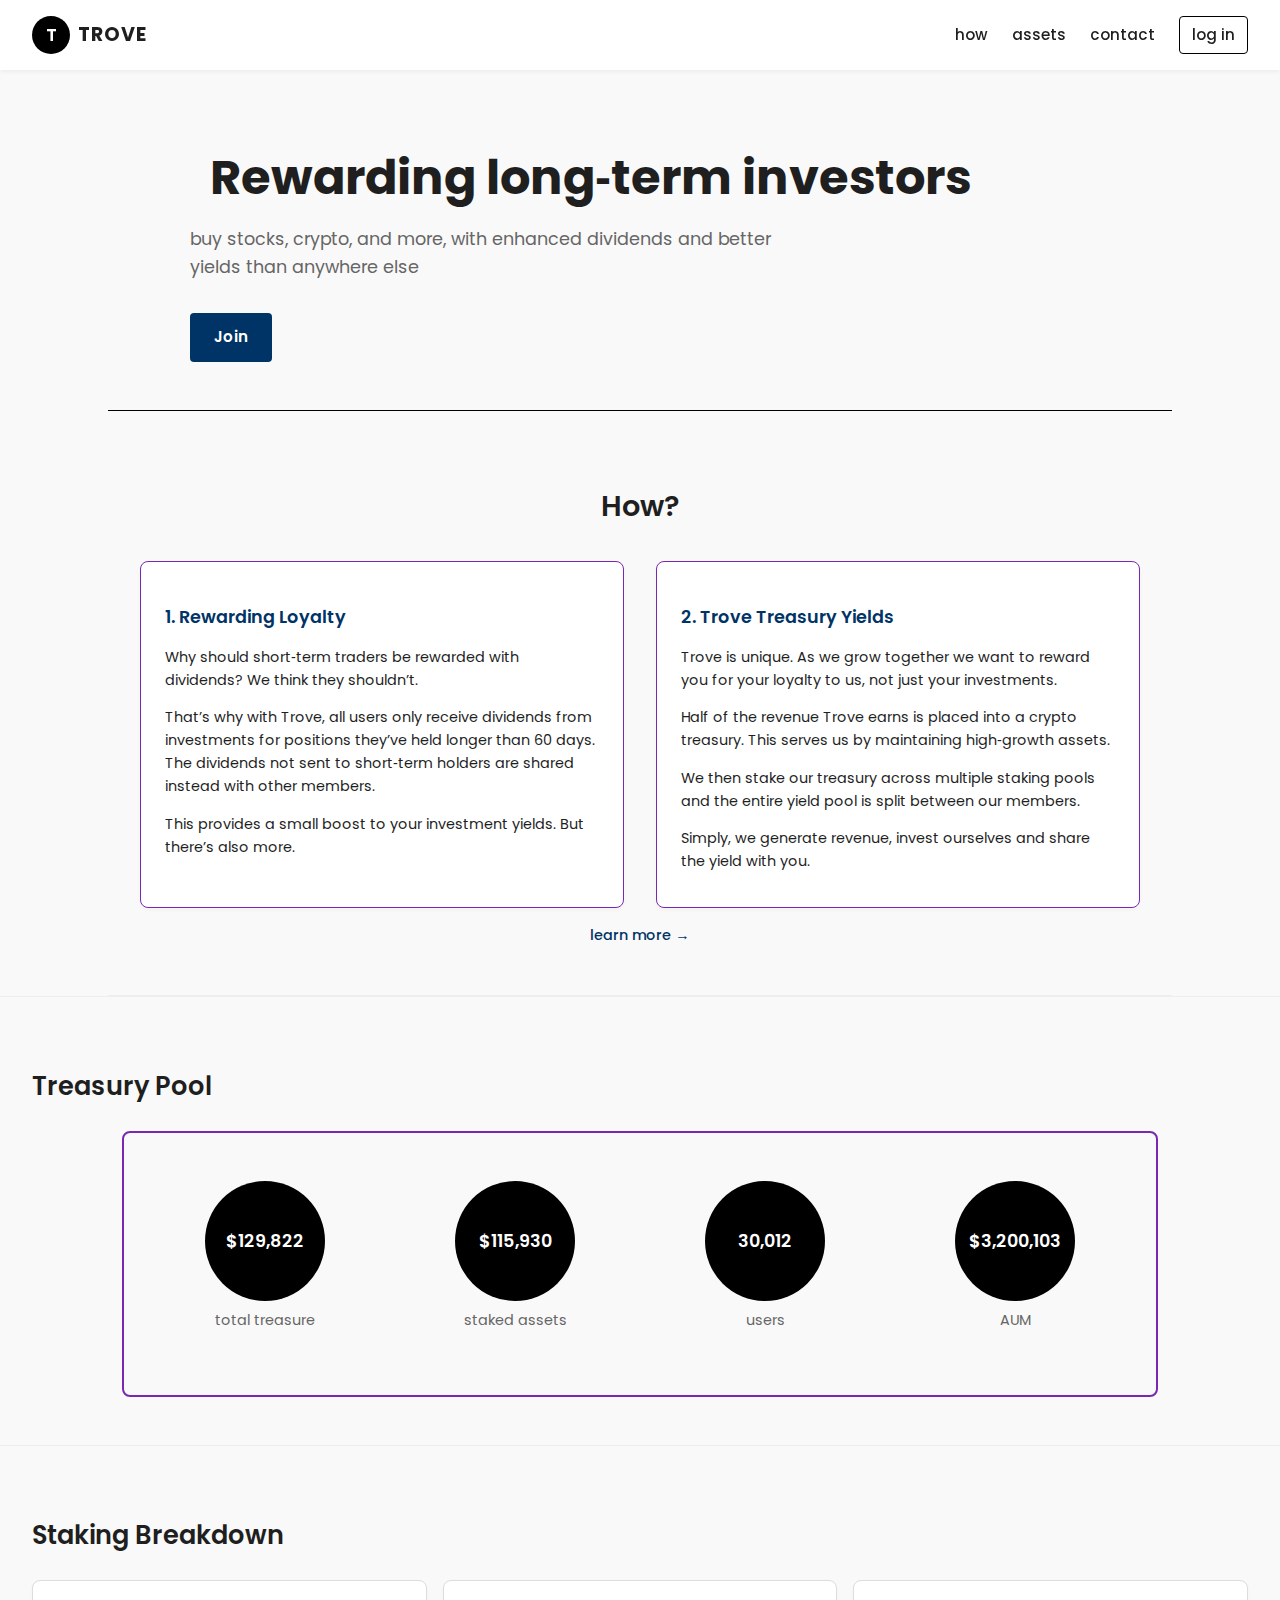
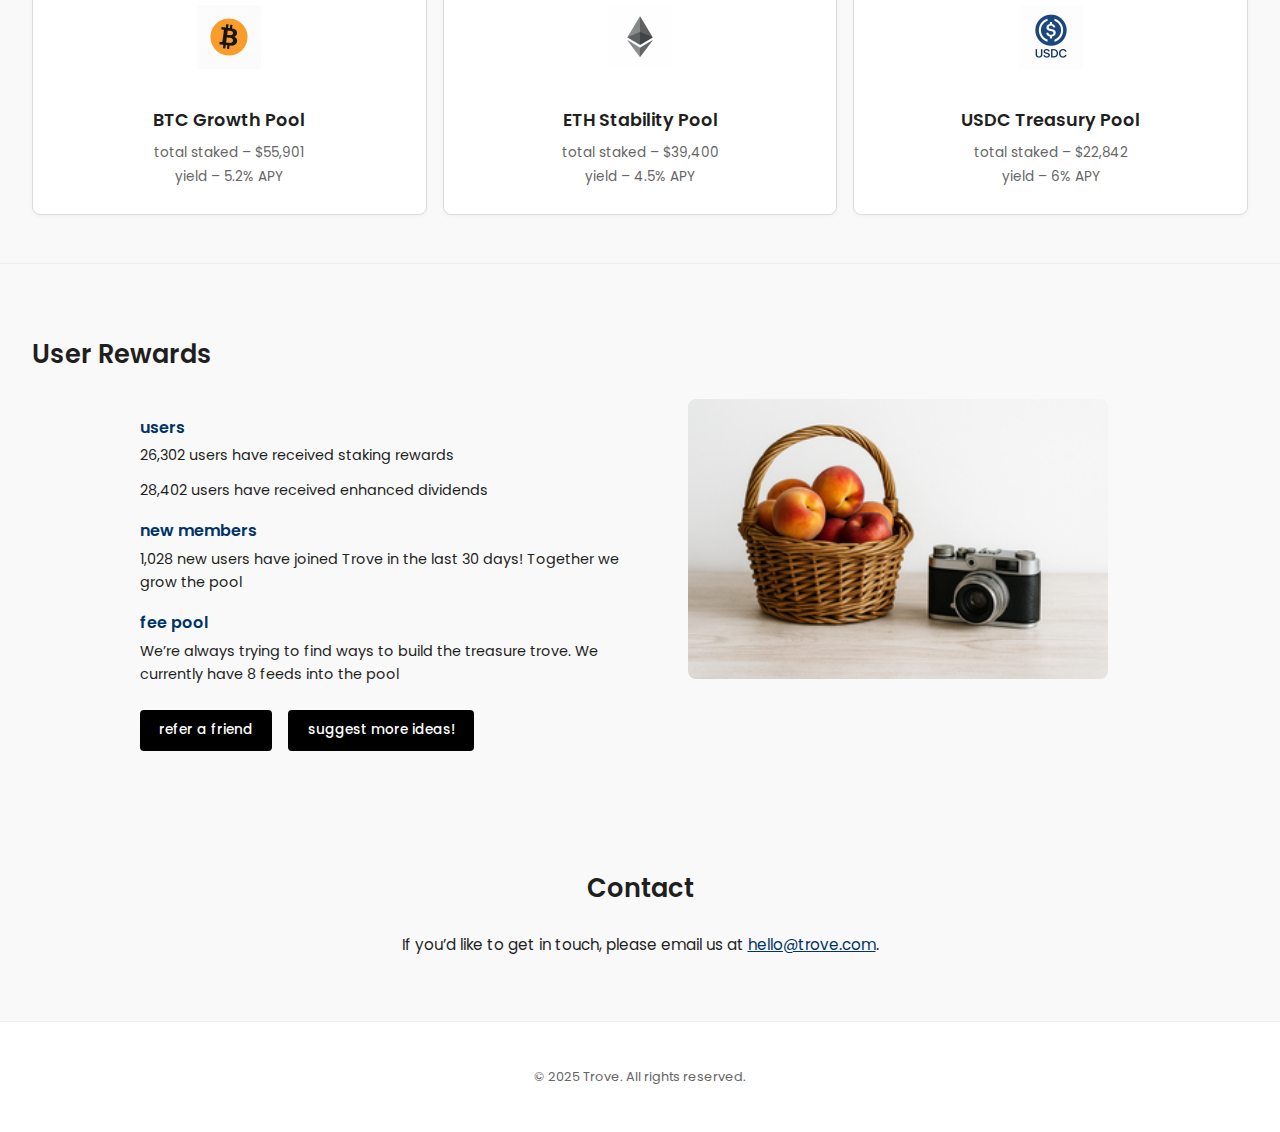
<file: index.html>
<!DOCTYPE html>
<html lang="en">
  <head>
    <meta charset="UTF-8" />
    <meta name="viewport" content="width=device-width, initial-scale=1.0" />
    <title>Trove</title>
    <!-- Use the same font and stylesheet as the previous design -->
    <link href="https://fonts.googleapis.com/css2?family=Poppins:wght@400;600;700&display=swap" rel="stylesheet" />
    <link rel="stylesheet" href="style.css" />
  </head>
  <body>
    <!-- Header with logo and navigation -->
    <header class="site-header">
      <div class="logo-container">
        <div class="logo-circle"><span>T</span></div>
        <span class="logo-text">TROVE</span>
      </div>
      <nav class="site-nav">
        <a href="#how">how</a>
        <a href="#assets">assets</a>
        <a href="#contact">contact</a>
        <a href="#" class="login-btn">log in</a>
      </nav>
    </header>

    <main>
      <!-- Hero section -->
      <section class="hero" id="home">
        <h1 class="hero-title">Rewarding long‑term investors</h1>
        <p class="hero-subtitle">buy stocks, crypto, and more, with enhanced dividends and better yields than anywhere else</p>
        <a href="signup.html" class="primary-btn">Join</a>
      </section>

      <!-- Brief “How” section describing Trove’s philosophy -->
      <section class="brief-how-section" id="how">
        <h2 class="brief-how-title">How?</h2>
        <div class="how-cards">
          <div class="how-card">
            <h3>1. Rewarding Loyalty</h3>
            <p>Why should short‑term traders be rewarded with dividends? We think they shouldn’t.</p>
            <p>That’s why with Trove, all users only receive dividends from investments for positions they’ve held longer than 60 days. The dividends not sent to short‑term holders are shared instead with other members.</p>
            <p>This provides a small boost to your investment yields. But there’s also more.</p>
          </div>
          <div class="how-card">
            <h3>2. Trove Treasury Yields</h3>
            <p>Trove is unique. As we grow together we want to reward you for your loyalty to us, not just your investments.</p>
            <p>Half of the revenue Trove earns is placed into a crypto treasury. This serves us by maintaining high‑growth assets.</p>
            <p>We then stake our treasury across multiple staking pools and the entire yield pool is split between our members.</p>
            <p>Simply, we generate revenue, invest ourselves and share the yield with you.</p>
          </div>
        </div>
        <div class="learn-more-link"><a href="how-it-works.html">learn more →</a></div>
      </section>

      <!-- Treasury pool section -->
      <section class="treasury-pool" id="treasury">
        <h2 class="section-heading">Treasury Pool</h2>
        <div class="pool-cards">
          <div class="pool-card">
            <div class="circle black"><span>$129,822</span></div>
            <p class="metric-label">total treasure</p>
          </div>
          <div class="pool-card">
            <div class="circle black"><span>$115,930</span></div>
            <p class="metric-label">staked assets</p>
          </div>
          <div class="pool-card">
            <div class="circle black"><span>30,012</span></div>
            <p class="metric-label">users</p>
          </div>
          <div class="pool-card">
            <div class="circle black"><span>$3,200,103</span></div>
            <p class="metric-label">AUM</p>
          </div>
        </div>
      </section>

      <!-- Staking breakdown section -->
      <section class="staking-breakdown" id="staking">
        <h2 class="section-heading">Staking Breakdown</h2>
        <div class="stake-cards">
          <div class="stake-card">
            <img src="bitcoin.png" alt="Bitcoin" />
            <h3>BTC Growth Pool</h3>
            <p>total staked – $55,901</p>
            <p>yield – 5.2% APY</p>
          </div>
          <div class="stake-card">
            <img src="ethereum.png" alt="Ethereum" />
            <h3>ETH Stability Pool</h3>
            <p>total staked – $39,400</p>
            <p>yield – 4.5% APY</p>
          </div>
          <div class="stake-card">
            <img src="usdc.png" alt="USDC" />
            <h3>USDC Treasury Pool</h3>
            <p>total staked – $22,842</p>
            <p>yield – 6% APY</p>
          </div>
        </div>
      </section>

      <!-- User rewards section -->
      <section class="user-rewards" id="assets">
        <h2 class="section-heading">User Rewards</h2>
        <div class="rewards-content">
          <div class="rewards-text">
            <h3>users</h3>
            <p>26,302 users have received staking rewards</p>
            <p>28,402 users have received enhanced dividends</p>
            <h3>new members</h3>
            <p>1,028 new users have joined Trove in the last 30 days! Together we grow the pool</p>
            <h3>fee pool</h3>
            <p>We’re always trying to find ways to build the treasure trove. We currently have 8 feeds into the pool</p>
            <div class="rewards-actions">
              <a href="#" class="secondary-btn">refer a friend</a>
              <a href="#" class="secondary-btn">suggest more ideas!</a>
            </div>
          </div>
          <div class="rewards-image">
            <img src="fruit-camera.png" alt="Fruit basket and camera" />
          </div>
        </div>
      </section>

      <!-- Contact section -->
      <section class="contact-section" id="contact">
        <h2 class="section-heading">Contact</h2>
        <p>If you’d like to get in touch, please email us at <a href="mailto:hello@trove.com">hello@trove.com</a>.</p>
      </section>
    </main>

    <footer class="site-footer">
      <p>&copy; 2025 Trove. All rights reserved.</p>
    </footer>

    <script src="script.js"></script>
  </body>
</html>
</file>
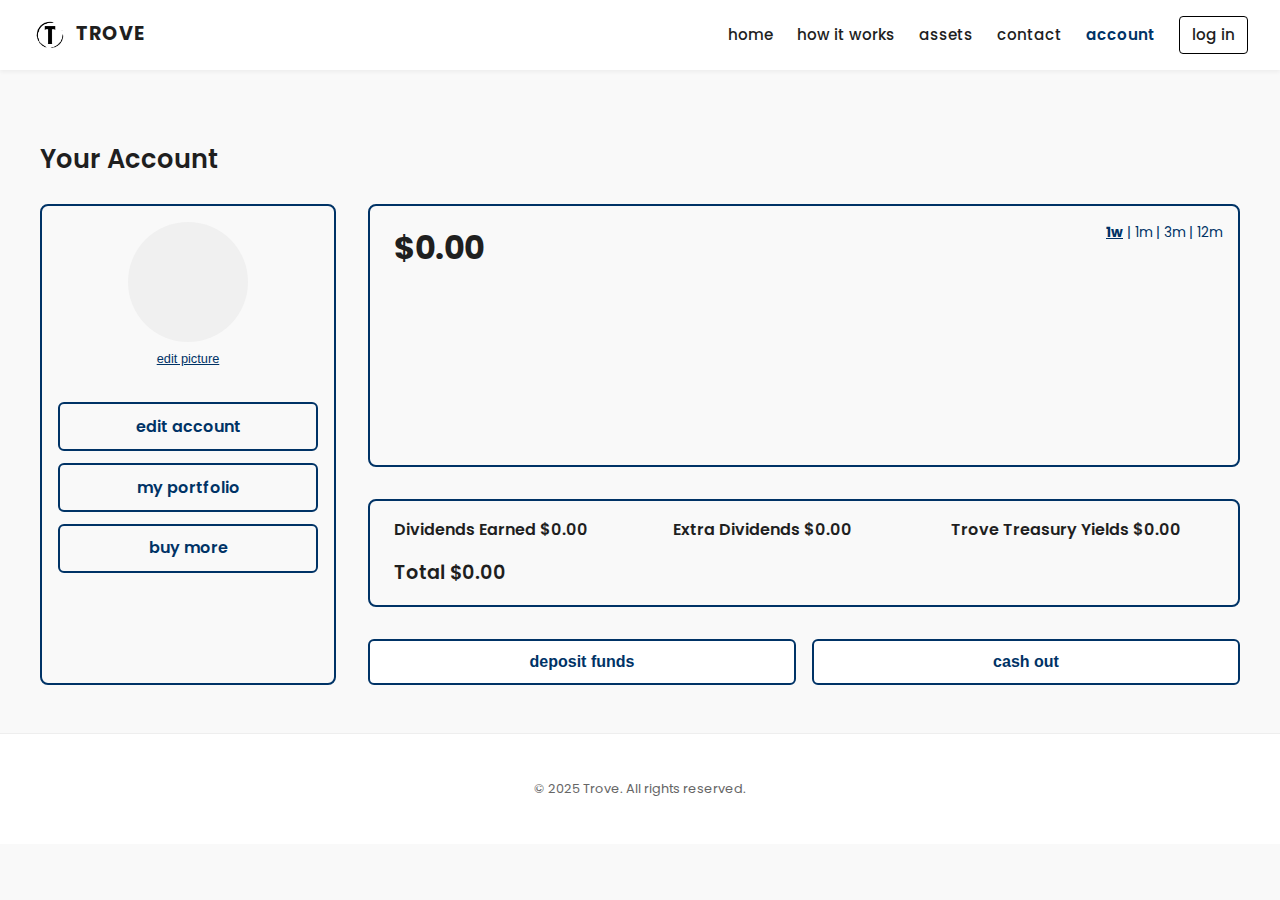
<file: account.html>
<!DOCTYPE html>
<html lang="en">
  <head>
    <meta charset="UTF-8" />
    <meta name="viewport" content="width=device-width, initial-scale=1.0" />
    <title>Account – Trove</title>
    <link href="https://fonts.googleapis.com/css2?family=Poppins:wght@400;600;700&display=swap" rel="stylesheet" />
    <link rel="stylesheet" href="style.css" />
  </head>
  <body>
    <!-- Header with nav including account -->
    <header class="site-header">
      <a class="logo-container" href="index.html" aria-label="Trove home">
        <img src="logo512.png" alt="Trove logo" class="logo-img" />
        <span class="logo-text">TROVE</span>
      </a>
      <nav class="site-nav">
        <a href="index.html">home</a>
        <a href="how-it-works.html">how it works</a>
        <a href="assets.html">assets</a>
        <a href="index.html#contact">contact</a>
        <a href="account.html" class="active-nav account-link">account</a>
        <a href="login.html" class="login-btn">log in</a>
      </nav>
    </header>

    <main>
      <section class="account-section">
        <h2 class="section-heading">Your Account</h2>
        <div class="account-container">
          <!-- Sidebar with profile and navigation -->
          <div class="account-sidebar">
            <div class="profile-box">
              <div class="profile-picture" id="profilePicture">
                <!-- Placeholder circle; could be replaced with actual uploaded image later -->
              </div>
              <button type="button" class="edit-picture-btn">edit picture</button>
            </div>
            <div class="sidebar-buttons">
              <a href="#" class="account-side-btn edit-account-btn">edit account</a>
              <a href="positions.html" class="account-side-btn">my portfolio</a>
              <a href="assets.html" class="account-side-btn">buy more</a>
            </div>
          </div>
          <!-- Main area with chart and account stats -->
          <div class="account-main">
            <div class="account-chart-box">
              <div class="account-value" id="accountValue">$0.00</div>
              <div class="chart-range-select" id="chartRange">
                <span data-range="1w" class="active">1w</span> |
                <span data-range="1m">1m</span> |
                <span data-range="3m">3m</span> |
                <span data-range="12m">12m</span>
              </div>
              <div class="chart-placeholder" id="accountChart">
                <!-- Simple placeholder line chart generated via JS -->
              </div>
            </div>
            <div class="account-stats">
              <div class="stat-item">
                <span class="stat-label">Dividends Earned</span>
                <span class="stat-value" id="dividendsEarned">$0.00</span>
              </div>
              <div class="stat-item">
                <span class="stat-label">Extra Dividends</span>
                <span class="stat-value" id="extraDividends">$0.00</span>
              </div>
              <div class="stat-item">
                <span class="stat-label">Trove Treasury Yields</span>
                <span class="stat-value" id="treasuryYields">$0.00</span>
              </div>
              <div class="stat-item total-item">
                <span class="stat-label">Total</span>
                <span class="stat-value" id="totalReturns">$0.00</span>
              </div>
            </div>
            <div class="account-actions">
              <button type="button" class="deposit-btn">deposit funds</button>
              <button type="button" class="cashout-btn">cash out</button>
            </div>
          </div>
        </div>
      </section>
    </main>
    <footer class="site-footer">
      <p>&copy; 2025 Trove. All rights reserved.</p>
    </footer>

    <!-- Portfolio sticky bar -->
    <div id="portfolioBar" class="portfolio-bar" style="display:none;"></div>
    <script src="script.js"></script>
  </body>
</html>
</file>
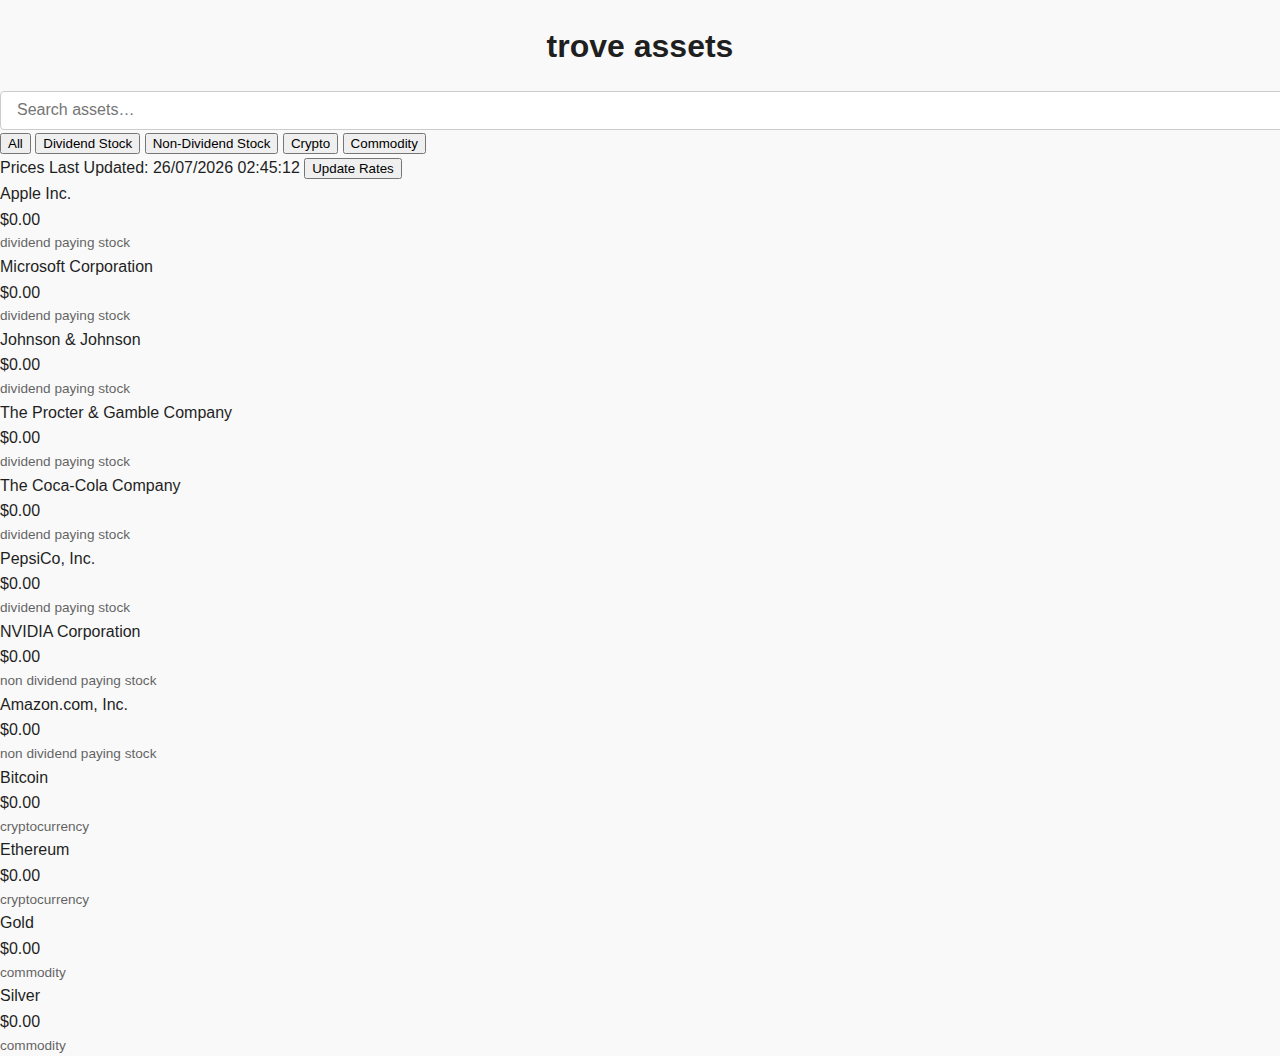
<file: assets.html>
<!DOCTYPE html>
<html lang="en">
<head>
  <meta charset="UTF-8" />
  <meta name="viewport" content="width=device-width, initial-scale=1.0"/>
  <title>Assets – Trove</title>
  <link rel="stylesheet" href="style.css" />
</head>
<body>
  <main class="assets-wrap">
    <h1 style="text-align:center;margin-bottom:18px">trove assets</h1>
    <div class="asset-toolbar">
      <input id="assetSearch" class="asset-search" placeholder="Search assets…"/>
      <button class="pill active" data-cat="all">All</button>
      <button class="pill" data-cat="dividend_paying_stock">Dividend Stock</button>
      <button class="pill" data-cat="non_dividend_paying_stock">Non-Dividend Stock</button>
      <button class="pill" data-cat="cryptocurrency">Crypto</button>
      <button class="pill" data-cat="commodity">Commodity</button>
    </div>
    <div class="asset-toolbar" style="justify-content:flex-start">
      <span id="pricesUpdatedTag" class="price-tag">Prices Last Updated: —</span>
      <button id="updateRatesBtn" class="btn">Update Rates</button>
    </div>
    <div id="assetsList" class="grid"></div>
  </main>
  <script src="assets-config.js" defer></script>
  <script src="data-prices.js" defer></script>
  <script defer>
    document.addEventListener('DOMContentLoaded', () => {
      const listEl = document.getElementById('assetsList');
      const tagEl  = document.getElementById('pricesUpdatedTag');
      const btnEl  = document.getElementById('updateRatesBtn');
      const searchEl = document.getElementById('assetSearch');
      const pills = Array.from(document.querySelectorAll('.pill'));
      let currentCat='all', q='';
      function render(){
        const rows = window.TroveData?.getDisplayData?.() || [];
        const filtered = rows.filter(r=> (currentCat==='all'||r.class===currentCat) && (!q || r.name.toLowerCase().includes(q)));
        listEl.innerHTML = filtered.map(r=>{
          const priceStr = isFinite(r.price) ? ('$'+(+r.price).toFixed(2)) : '—';
          const y = (r.yield && r.yield!=='0' && r.yield!=='0%') ? (' • <span class="yield">'+r.yield+'</span>') : '';
          return `<div class="card"><div class="name">${r.name}</div><div class="meta">${priceStr}${y}</div><div style="font-size:.85rem;opacity:.7">${r.class.replaceAll('_',' ')}</div></div>`;
        }).join('');
      }
      searchEl.addEventListener('input', e=>{ q=e.target.value.trim().toLowerCase(); render(); });
      pills.forEach(p=>p.addEventListener('click', ()=>{ pills.forEach(x=>x.classList.remove('active')); p.classList.add('active'); currentCat=p.dataset.cat; render(); }));
      window.TroveData?.onChange(()=>{ tagEl.textContent='Prices Last Updated: '+window.TroveData.getLastUpdatedTag(); render(); });
      tagEl.textContent='Prices Last Updated: '+(window.TroveData?.getLastUpdatedTag?.()||'—'); render();
      btnEl.addEventListener('click', async ()=>{ btnEl.disabled=true; const prev=btnEl.textContent; btnEl.textContent='Updating…'; try{ await window.TroveData.refreshPrices(true);}catch(e){console.error(e);}finally{btnEl.disabled=false; btnEl.textContent=prev;} });
      window.TroveData?.refreshPrices(false).catch(console.warn);
    });
  </script>
</body>
</html>
</file>
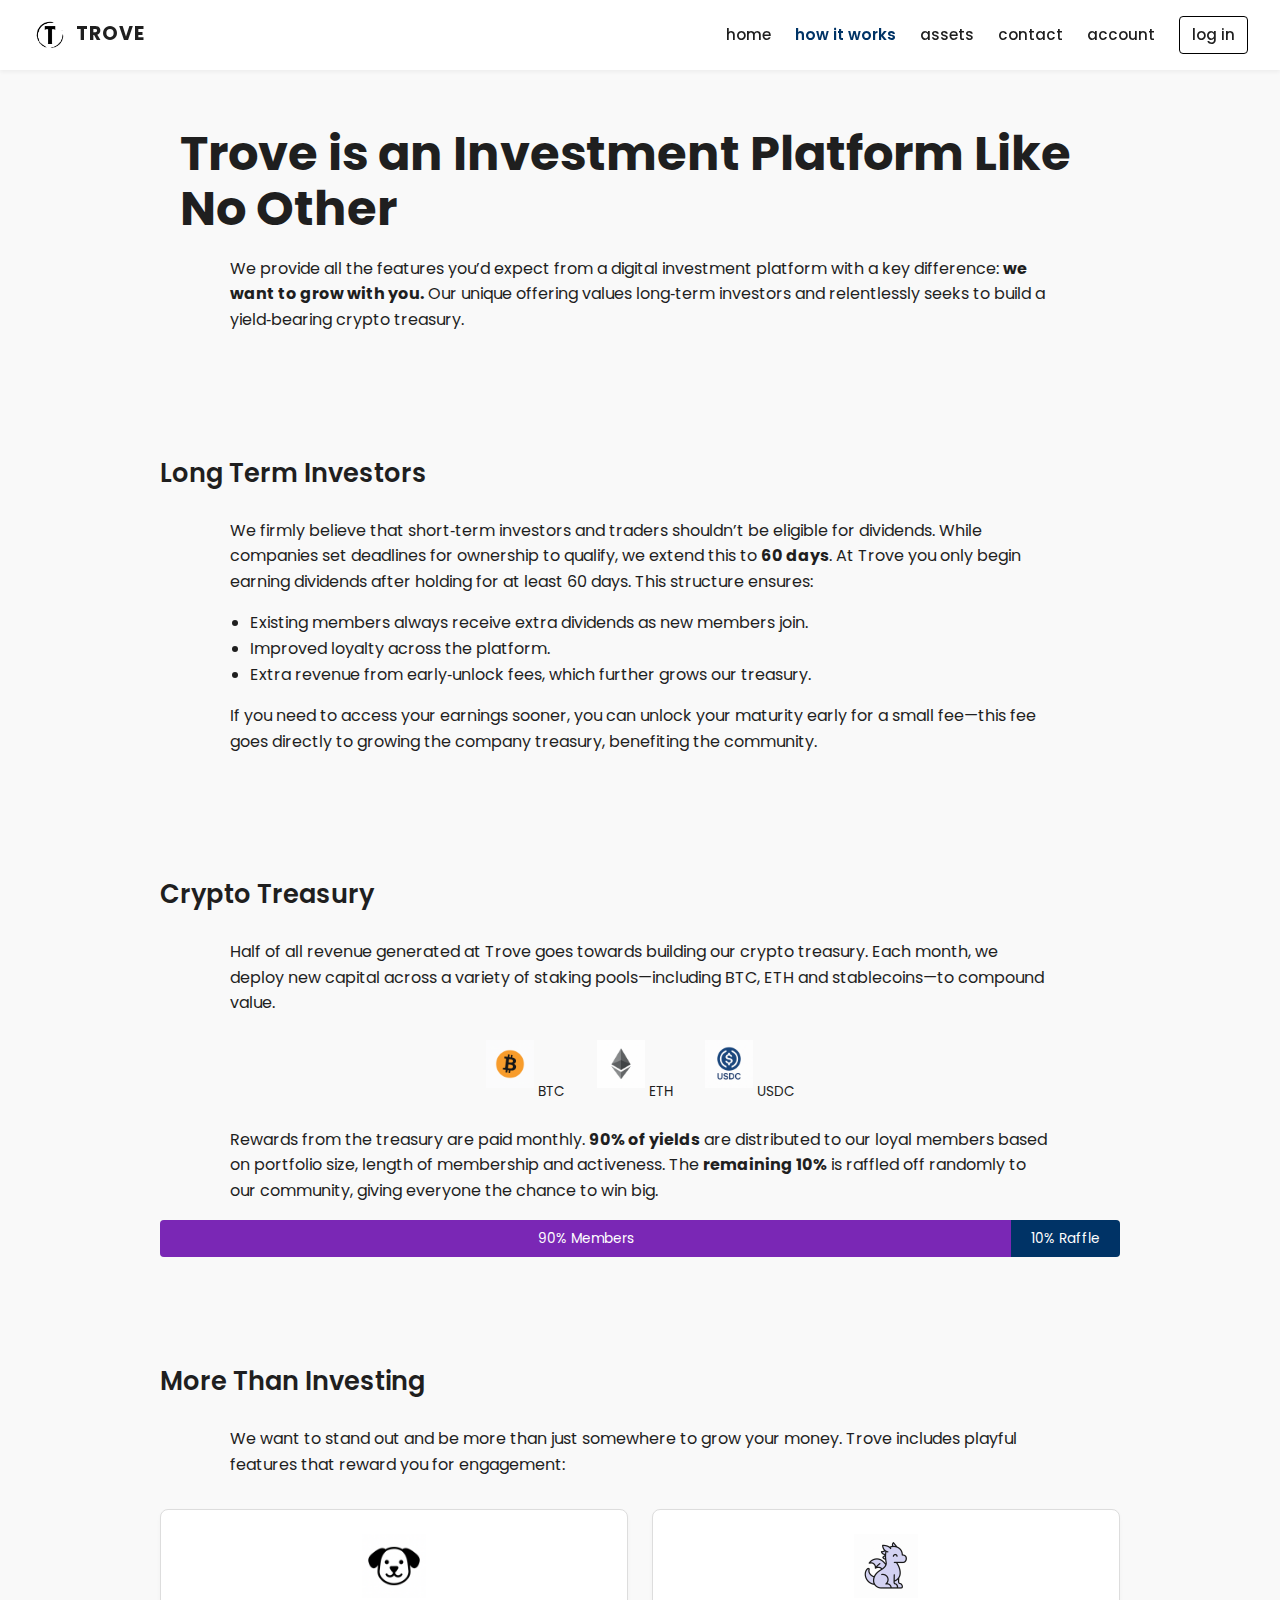
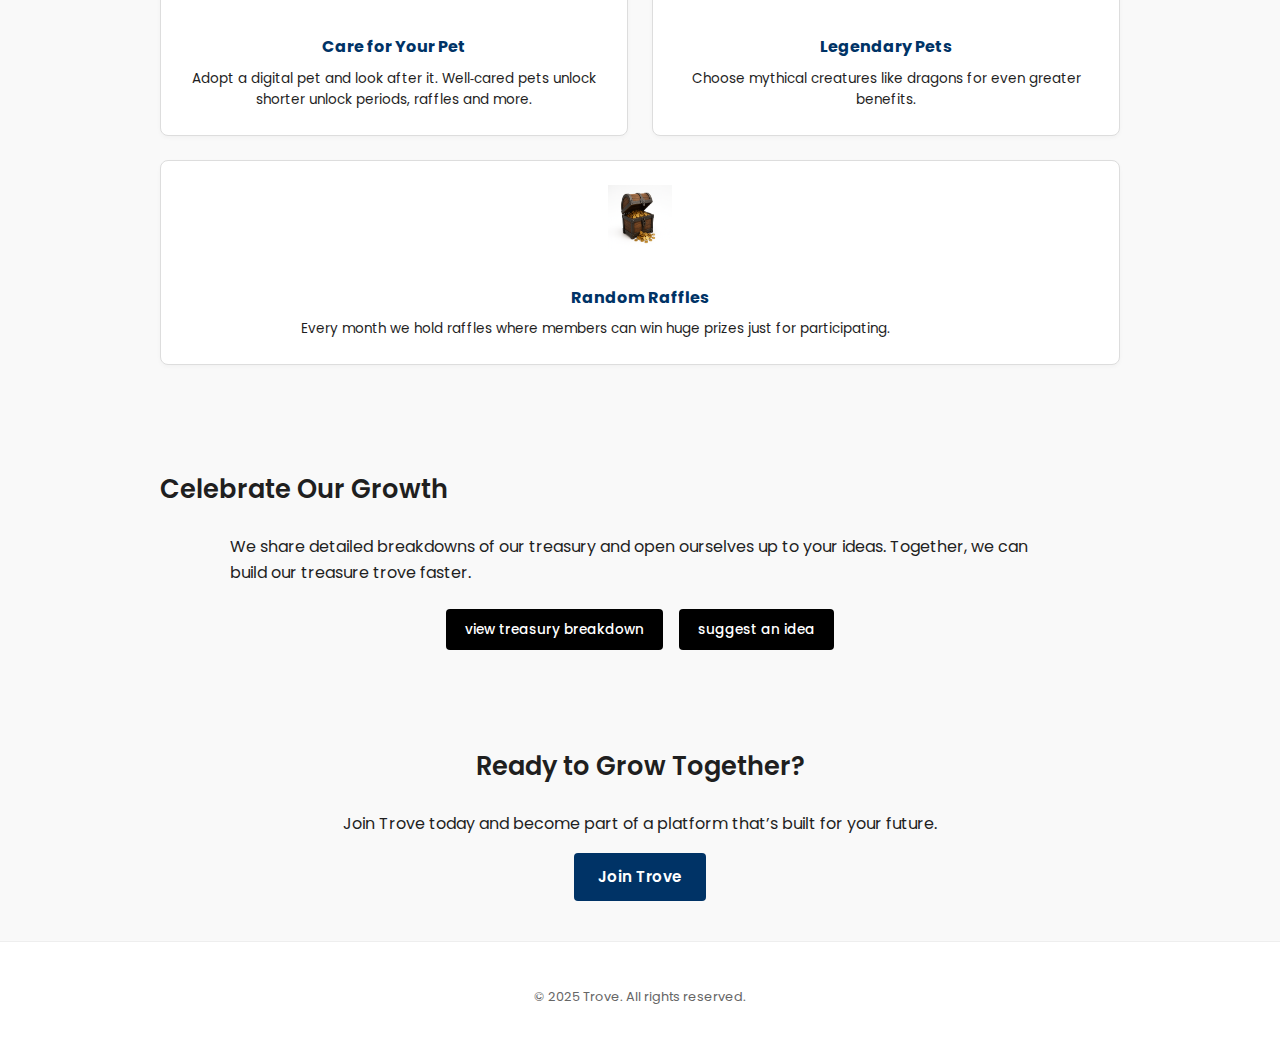
<file: how-it-works.html>
<!DOCTYPE html>
<html lang="en">
  <head>
    <meta charset="UTF-8" />
    <meta name="viewport" content="width=device-width, initial-scale=1.0" />
    <title>How Trove Works – Trove</title>
    <link
      href="https://fonts.googleapis.com/css2?family=Poppins:wght@400;600;700&display=swap"
      rel="stylesheet"
    />
    <link rel="stylesheet" href="style.css" />
  </head>
  <body>
    <!-- Consistent header across pages -->
    <header class="site-header">
      <a class="logo-container" href="index.html" aria-label="Trove home">
        <img src="logo512.png" alt="Trove logo" class="logo-img" />
        <span class="logo-text">TROVE</span>
      </a>
      <nav class="site-nav">
        <a href="index.html">home</a>
        <a href="how-it-works.html" class="active-nav">how it works</a>
        <a href="assets.html">assets</a>
        <a href="index.html#contact">contact</a>
        <!-- Account link -->
        <a href="positions.html" class="account-link">account</a>
        <a href="login.html" class="login-btn">log in</a>
      </nav>
    </header>
    <main>
      <!-- Introduction -->
      <section class="how-section intro-section">
        <h1 class="hero-title">Trove is an Investment Platform Like No Other</h1>
        <p class="intro-text">
          We provide all the features you’d expect from a digital investment platform with a
          key difference: <strong>we want to grow with you.</strong> Our unique offering
          values long‑term investors and relentlessly seeks to build a yield‑bearing
          crypto treasury.
        </p>
      </section>
      <!-- Long term investors -->
      <section class="how-section long-term-section">
        <h2 class="section-heading">Long Term Investors</h2>
        <p>
          We firmly believe that short‑term investors and traders shouldn’t be eligible for
          dividends. While companies set deadlines for ownership to qualify, we extend
          this to <strong>60 days</strong>. At Trove you only begin earning dividends after
          holding for at least 60 days. This structure ensures:
        </p>
        <ul class="how-list">
          <li>Existing members always receive extra dividends as new members join.</li>
          <li>Improved loyalty across the platform.</li>
          <li>Extra revenue from early‑unlock fees, which further grows our treasury.</li>
        </ul>
        <p>
          If you need to access your earnings sooner, you can unlock your maturity early
          for a small fee—this fee goes directly to growing the company treasury,
          benefiting the community.
        </p>
      </section>
      <!-- Crypto Treasury -->
      <section class="how-section treasury-explained-section">
        <h2 class="section-heading">Crypto Treasury</h2>
        <p>
          Half of all revenue generated at Trove goes towards building our crypto
          treasury. Each month, we deploy new capital across a variety of staking
          pools—including BTC, ETH and stablecoins—to compound value.
        </p>
        <div class="treasury-icons">
          <div class="treasury-icon">
            <img src="bitcoin.png" alt="BTC" />
            <span>BTC</span>
          </div>
          <div class="treasury-icon">
            <img src="ethereum.png" alt="ETH" />
            <span>ETH</span>
          </div>
          <div class="treasury-icon">
            <img src="usdc.png" alt="USDC" />
            <span>USDC</span>
          </div>
        </div>
        <p>
          Rewards from the treasury are paid monthly. <strong>90% of yields</strong> are
          distributed to our loyal members based on portfolio size, length of
          membership and activeness. The <strong>remaining 10%</strong> is raffled off
          randomly to our community, giving everyone the chance to win big.
        </p>
        <div class="distribution-bar">
          <div class="distribution-members">90% Members</div>
          <div class="distribution-raffle">10% Raffle</div>
        </div>
      </section>
      <!-- Fun extras -->
      <section class="how-section fun-extras-section">
        <h2 class="section-heading">More Than Investing</h2>
        <p>
          We want to stand out and be more than just somewhere to grow your money.
          Trove includes playful features that reward you for engagement:
        </p>
        <div class="fun-extras">
          <div class="fun-item">
            <img src="dog.png" alt="Digital Pet" />
            <h3>Care for Your Pet</h3>
            <p>
              Adopt a digital pet and look after it. Well‑cared pets unlock shorter
              unlock periods, raffles and more.
            </p>
          </div>
          <div class="fun-item">
            <img src="dragon.png" alt="Legendary Pet" />
            <h3>Legendary Pets</h3>
            <p>Choose mythical creatures like dragons for even greater benefits.</p>
          </div>
          <div class="fun-item">
            <img src="treasure-chest.png" alt="Raffles" />
            <h3>Random Raffles</h3>
            <p>
              Every month we hold raffles where members can win huge prizes just for
              participating.
            </p>
          </div>
        </div>
      </section>
      <!-- Community & transparency -->
      <section class="how-section community-section">
        <h2 class="section-heading">Celebrate Our Growth</h2>
        <p>
          We share detailed breakdowns of our treasury and open ourselves up to your
          ideas. Together, we can build our treasure trove faster.
        </p>
        <div class="community-actions">
          <a href="#" class="secondary-btn">View Treasury Breakdown</a>
          <a href="#" class="secondary-btn">Suggest an Idea</a>
        </div>
      </section>
      <!-- Call to action -->
      <section class="how-section call-to-action-section">
        <h2 class="section-heading">Ready to Grow Together?</h2>
        <p>Join Trove today and become part of a platform that’s built for your future.</p>
        <a href="signup.html" class="primary-btn">Join Trove</a>
      </section>
    </main>

    <!-- Portfolio sticky bar -->
    <div id="portfolioBar" class="portfolio-bar" style="display:none;"></div>
    <footer class="site-footer">
      <p>&copy; 2025 Trove. All rights reserved.</p>
    </footer>
    <script src="script.js"></script>
  </body>
</html>
</file>
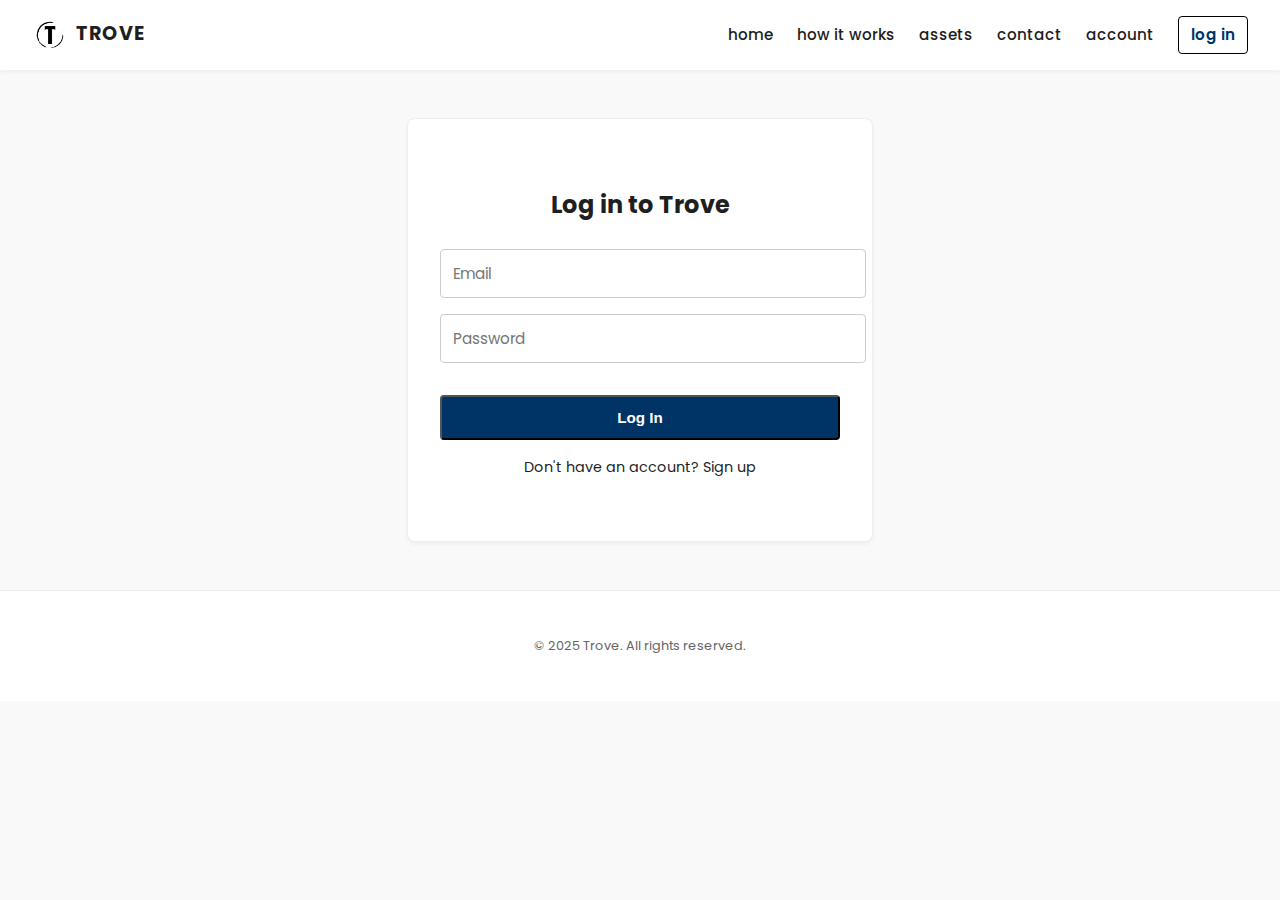
<file: login.html>
<!DOCTYPE html>
<html lang="en">
  <head>
    <meta charset="UTF-8" />
    <meta name="viewport" content="width=device-width, initial-scale=1.0" />
    <title>Login – Trove</title>
    <link
      href="https://fonts.googleapis.com/css2?family=Poppins:wght@400;600;700&display=swap"
      rel="stylesheet"
    />
    <link rel="stylesheet" href="style.css" />
  </head>
  <body>
    <!-- Header with logo linking home and navigation -->
    <header class="site-header">
      <a class="logo-container" href="index.html" aria-label="Trove home">
        <img src="logo512.png" alt="Trove logo" class="logo-img" />
        <span class="logo-text">TROVE</span>
      </a>
      <nav class="site-nav">
        <a href="index.html">home</a>
        <a href="how-it-works.html">how it works</a>
        <a href="assets.html">assets</a>
        <a href="index.html#contact">contact</a>
        <!-- Account link -->
        <a href="account.html" class="account-link">account</a>
        <a href="login.html" class="active-nav login-btn">log in</a>
      </nav>
    </header>
    <main>
      <section class="login-section">
        <h2>Log in to Trove</h2>
        <form id="loginForm">
          <input type="email" id="loginEmail" placeholder="Email" required />
          <input type="password" id="loginPassword" placeholder="Password" required />
          <button type="submit" class="primary-btn" style="width: 100%; margin-top: 1rem">
            Log In
          </button>
        </form>
        <p style="margin-top: 1rem; font-size: 0.9rem">
          Don't have an account? <a href="signup.html">Sign up</a>
        </p>
        <p id="loginError" class="error-message" style="margin-top: 0.5rem"></p>
      </section>
    </main>
    <footer class="site-footer">
      <p>&copy; 2025 Trove. All rights reserved.</p>
    </footer>
    <!-- Portfolio sticky bar -->
    <div id="portfolioBar" class="portfolio-bar" style="display:none;"></div>
    <script src="script.js"></script>
  </body>
</html>
</file>
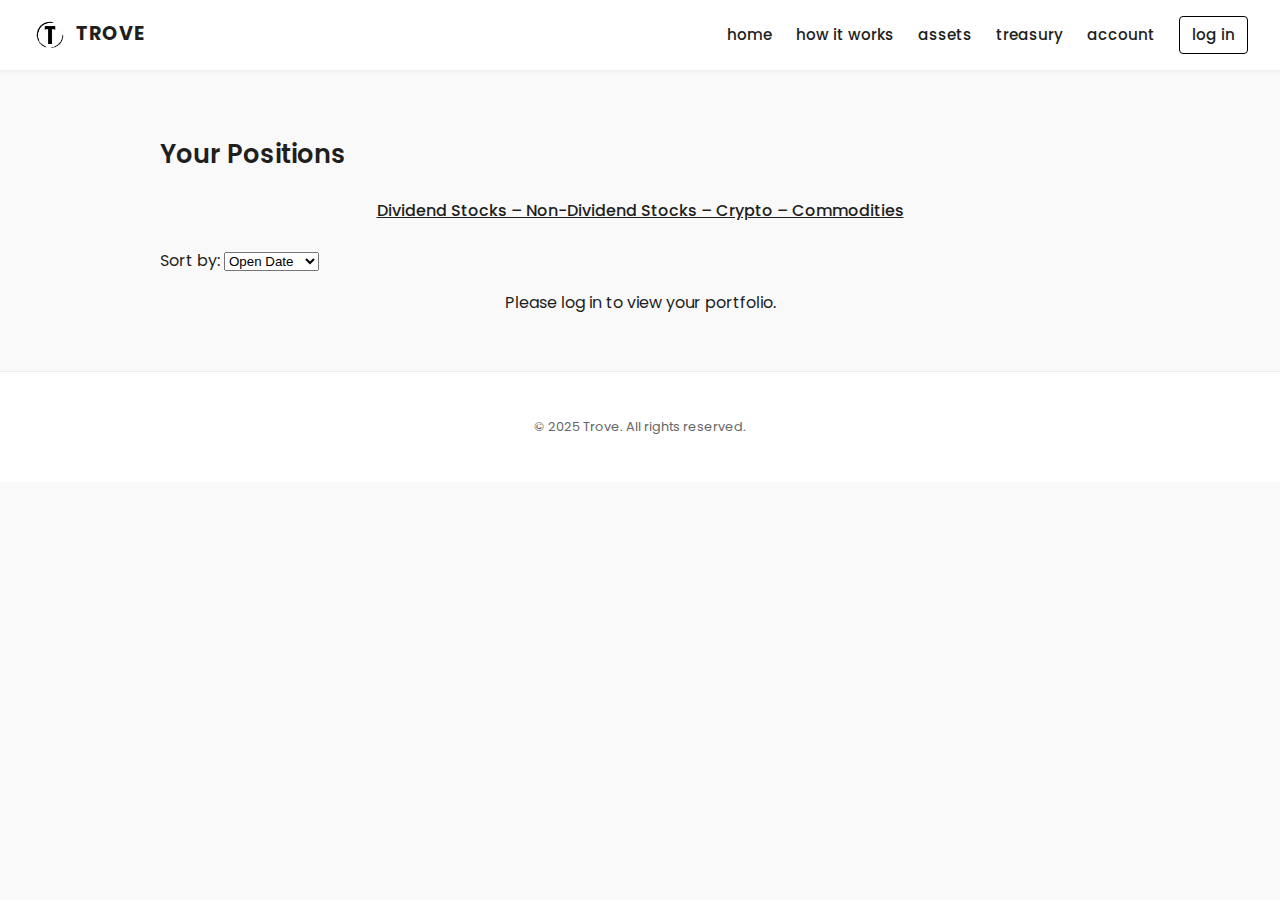
<file: positions.html>
<!DOCTYPE html>
<html lang="en">
  <head>
    <meta charset="UTF-8" />
    <meta name="viewport" content="width=device-width, initial-scale=1.0" />
    <title>Your Positions – Trove</title>
    <link
      href="https://fonts.googleapis.com/css2?family=Poppins:wght@400;600;700&display=swap"
      rel="stylesheet"
    />
    <link rel="stylesheet" href="style.css" />
  </head>
  <body>
    <!-- Shared header with home link and nav items -->
    <header class="site-header">
      <a class="logo-container" href="index.html" aria-label="Trove home">
        <img src="logo512.png" alt="Trove logo" class="logo-img" />
        <span class="logo-text">TROVE</span>
      </a>
      <nav class="site-nav">
        <a href="index.html">home</a>
        <a href="how-it-works.html">how it works</a>
        <a href="assets.html">assets</a>
        <!-- Replace contact with treasury -->
        <a href="treasury.html">treasury</a>
        <!-- Account link -->
        <a href="account.html" class="account-link">account</a>
        <a href="login.html" class="login-btn">log in</a>
      </nav>
    </header>
    <main>
      <section class="how-section">
        <h2 class="section-heading">Your Positions</h2>
        <!-- Display current user balance if logged in -->
        <p id="balanceDisplay" style="text-align:center; font-weight:600; margin-bottom:1rem;"></p>
        <!-- Categories row matching figma (dividend, non-dividend, crypto, commodities) -->
        <p class="positions-categories" style="text-align:center; font-size:1rem; margin-bottom:1.5rem; text-decoration: underline;">
          Dividend Stocks – Non-Dividend Stocks – Crypto – Commodities
        </p>
        <!-- Container where positions will be rendered dynamically -->
        <div id="positionsSort">
  <label for="sortSelect">Sort by:</label>
  <select id="sortSelect">
    <option value="date">Open Date</option>
    <option value="name">Alphabetical</option>
    <option value="value">Value</option>
  </select>
</div>

        <div id="positionsContainer"></div>
      </section>
    </main>
    <footer class="site-footer">
      <p>&copy; 2025 Trove. All rights reserved.</p>
    </footer>
    <!-- Portfolio sticky bar -->
    <div id="portfolioBar" class="portfolio-bar" style="display:none;"></div>
    <script src="script.js"></script>
  </body>
</html>
</file>
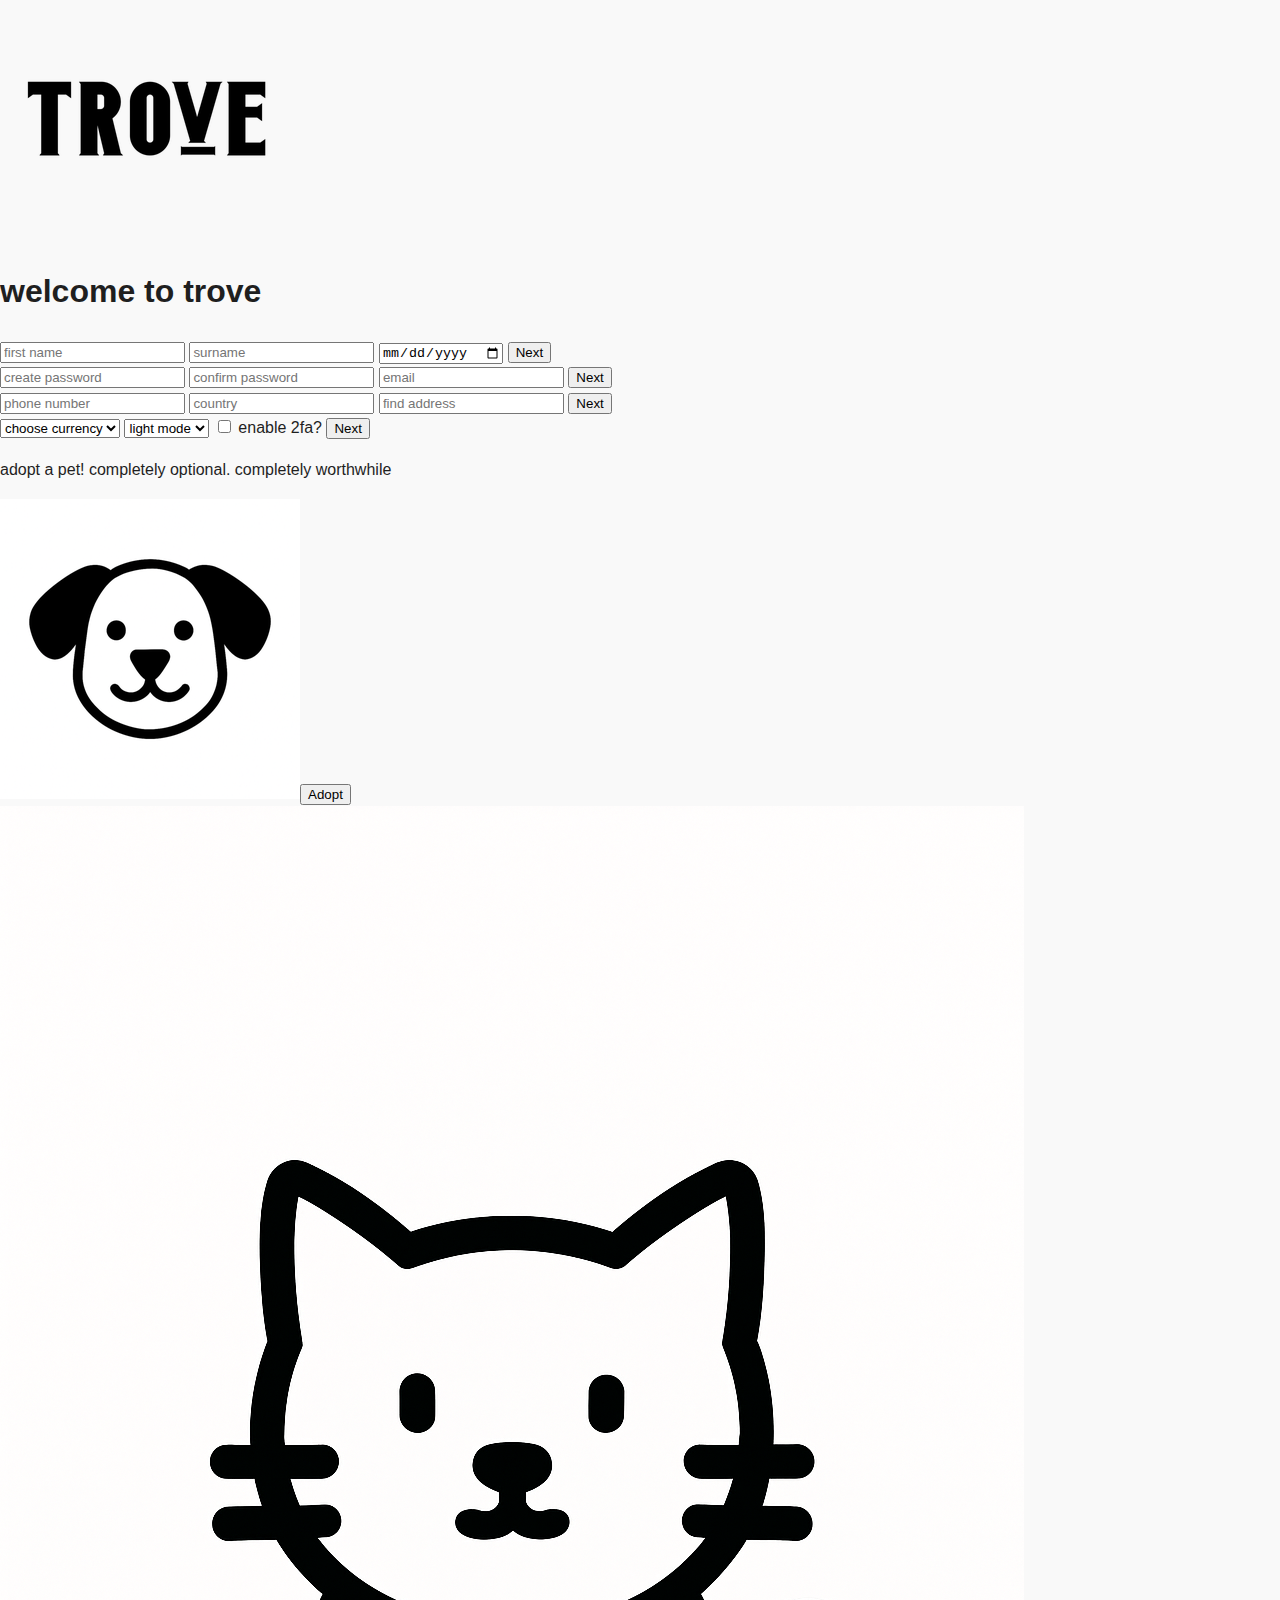
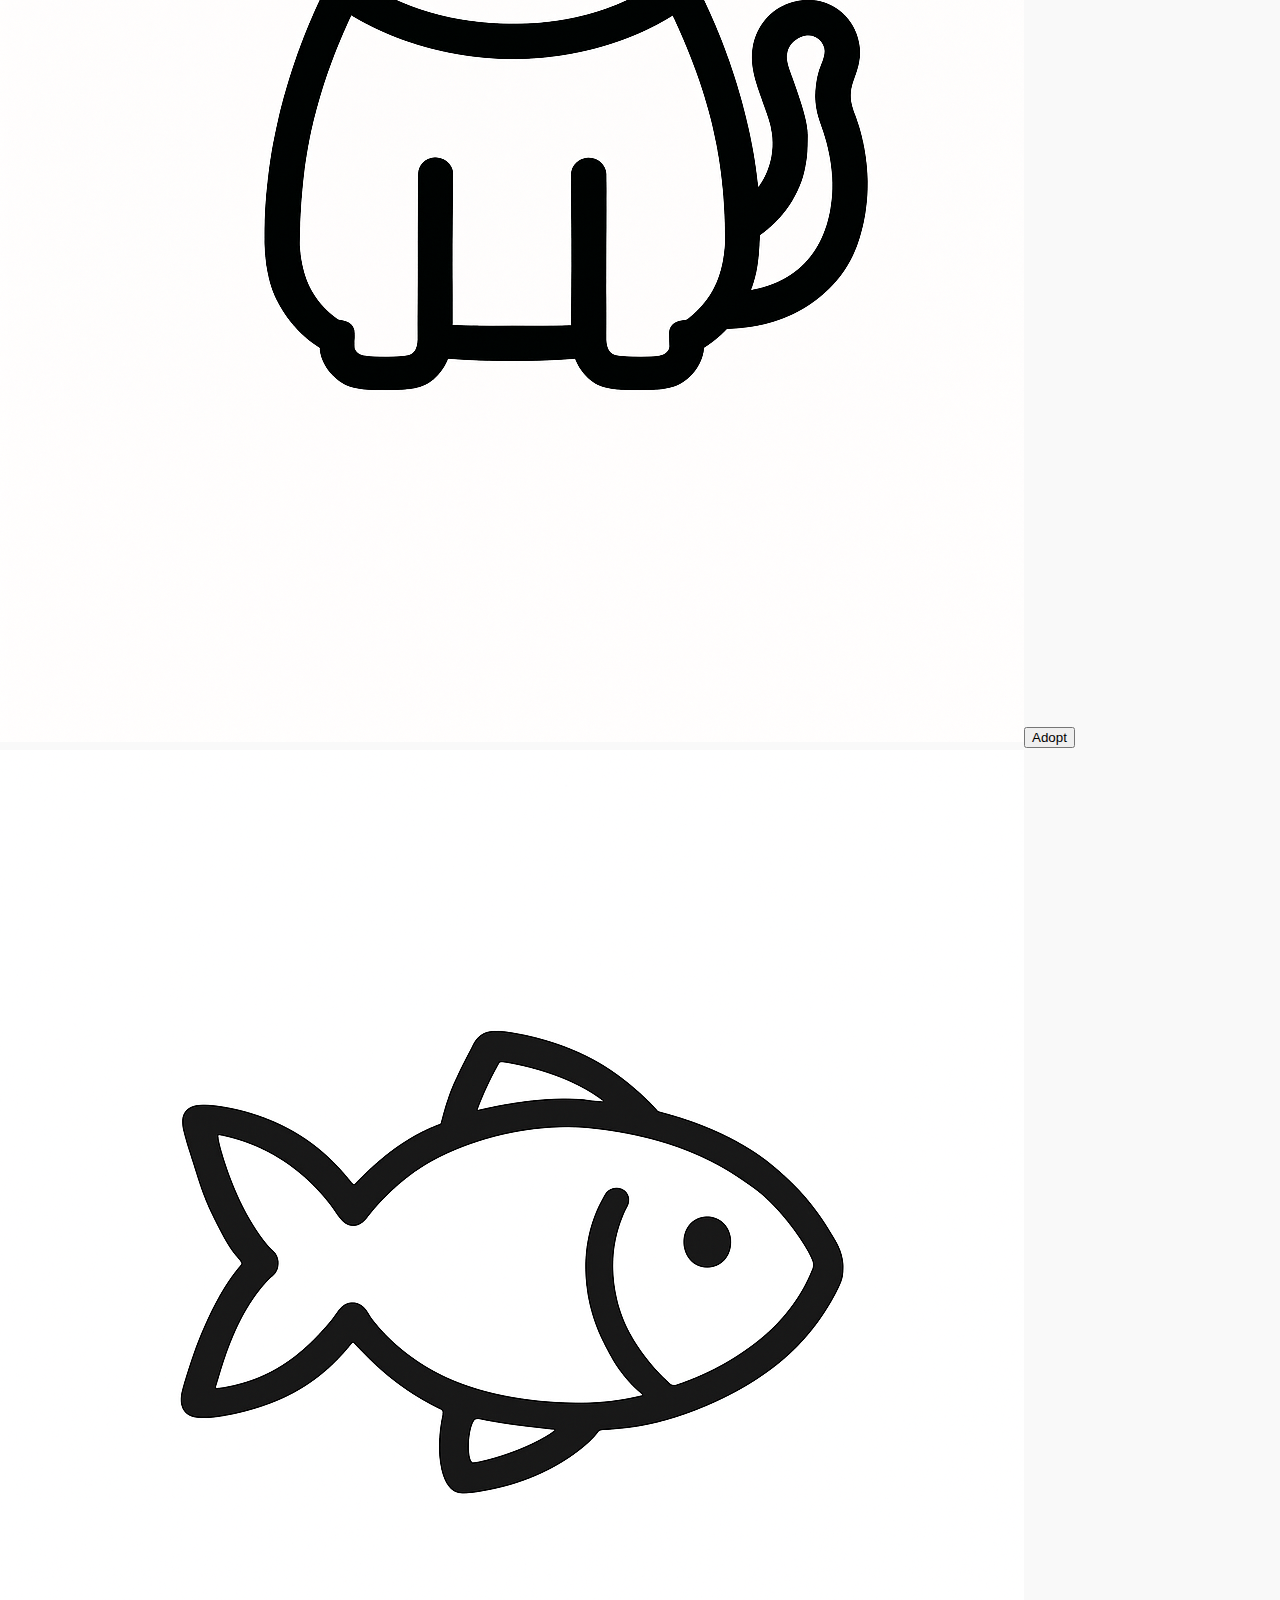
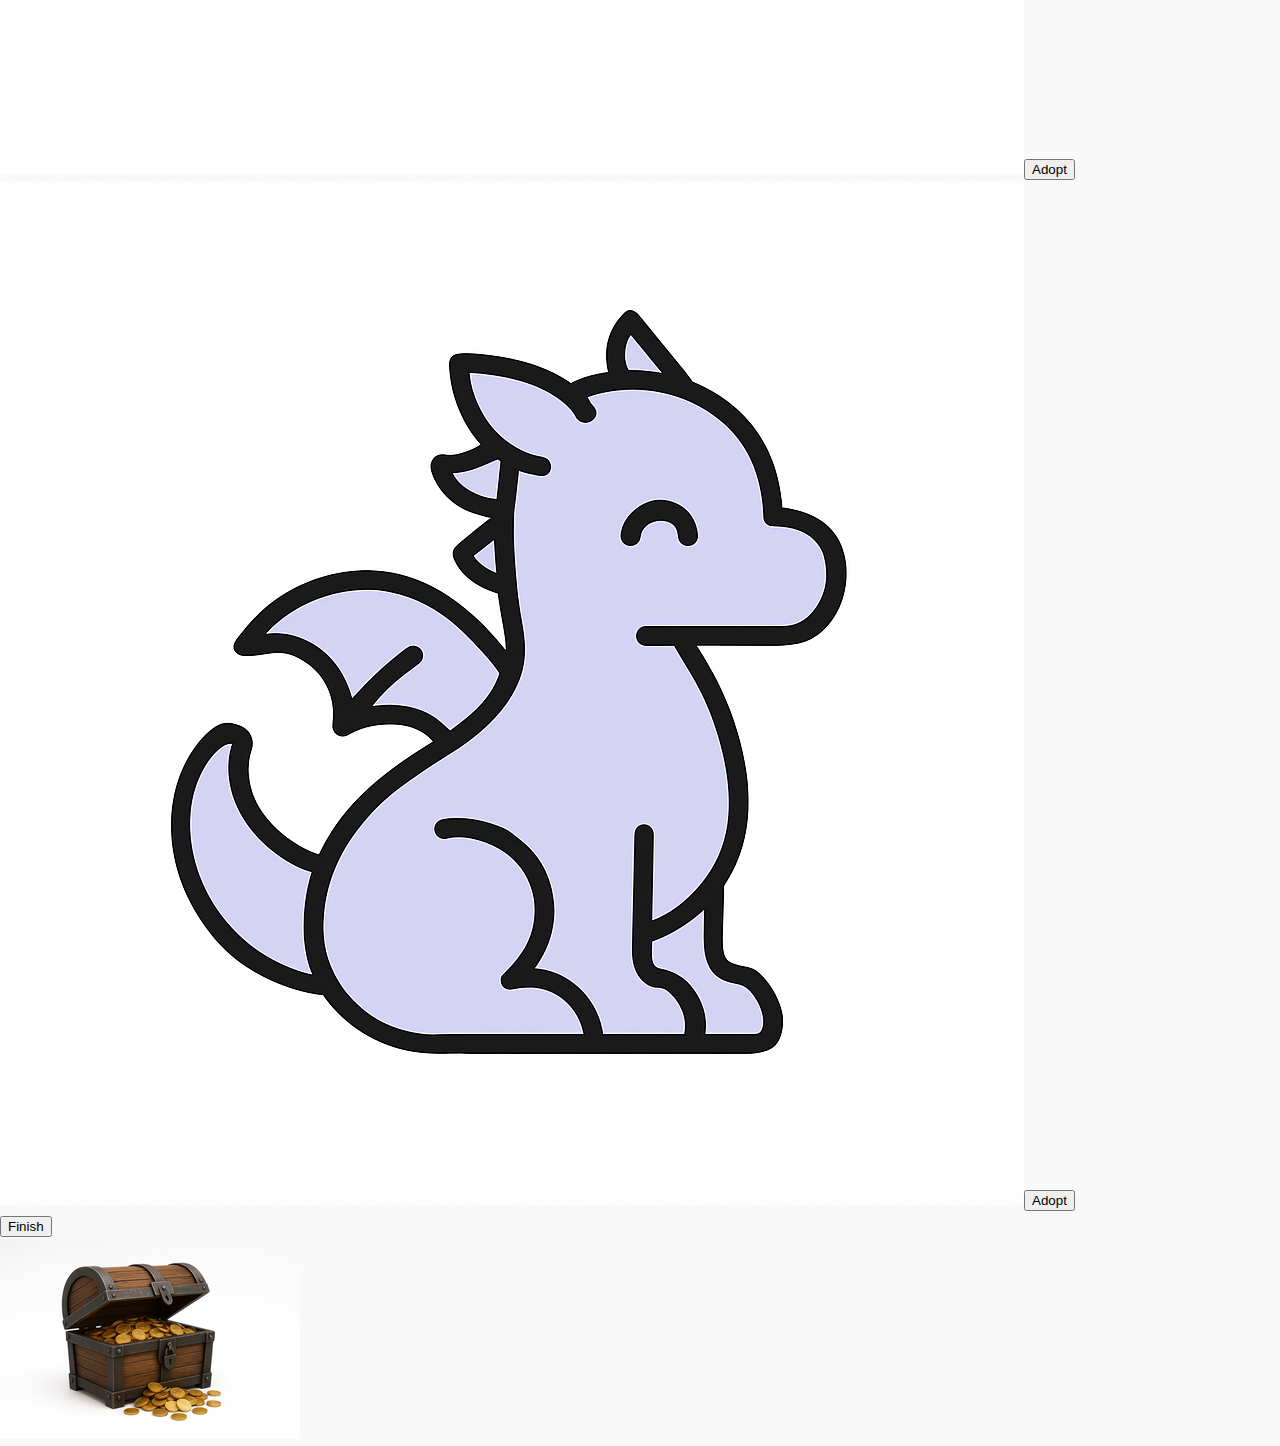
<file: signup.html>
<!DOCTYPE html>
<html lang="en">
<head>
  <meta charset="UTF-8">
  <meta name="viewport" content="width=device-width, initial-scale=1.0">
  <title>Sign Up - Trove</title>
  <link rel="stylesheet" href="style.css">
</head>
<body>
  <header>
    <img src="hero-logo.png" alt="Trove Logo" class="logo">
  </header>

  <main>
    <h1>welcome to trove</h1>
    
    <form id="signupForm">
      <!-- Step 1 -->
      <div class="step" id="step1">
        <input type="text" name="firstName" placeholder="first name" required>
        <input type="text" name="surname" placeholder="surname" required>
        <input type="date" name="dob" placeholder="date of birth" required>
        <button type="button" onclick="nextStep(2)">Next</button>
      </div>

      <!-- Step 2 -->
      <div class="step hidden" id="step2">
        <input type="password" name="password" placeholder="create password" required>
        <input type="password" name="confirmPassword" placeholder="confirm password" required>
        <input type="email" name="email" placeholder="email" required>
        <button type="button" onclick="nextStep(3)">Next</button>
      </div>

      <!-- Step 3 -->
      <div class="step hidden" id="step3">
        <input type="tel" name="phone" placeholder="phone number" required>
        <input type="text" name="country" placeholder="country" required>
        <input type="text" name="address" placeholder="find address" required>
        <button type="button" onclick="nextStep(4)">Next</button>
      </div>

      <!-- Step 4 -->
      <div class="step hidden" id="step4">
        <select name="currency" required>
          <option value="">choose currency</option>
          <option value="usd">USD</option>
          <option value="eur">EUR</option>
          <option value="gbp">GBP</option>
        </select>
        <select name="theme">
          <option value="light">light mode</option>
          <option value="dark">dark mode</option>
        </select>
        <label>
          <input type="checkbox" name="twofa"> enable 2fa?
        </label>
        <button type="button" onclick="nextStep(5)">Next</button>
      </div>

      <!-- Step 5 (Optional Pets) -->
      <div class="step hidden" id="step5">
        <p>adopt a pet! completely optional. completely worthwhile</p>
        <div class="pets">
          <div><img src="dog.png" alt="Dog"><button type="button">Adopt</button></div>
          <div><img src="cat.png" alt="Cat"><button type="button">Adopt</button></div>
          <div><img src="fish.png" alt="Fish"><button type="button">Adopt</button></div>
          <div><img src="dragon.png" alt="Dragon"><button type="button">Adopt</button></div>
        </div>
        <button type="submit">Finish</button>
      </div>
    </form>

    <img src="treasure-chest.png" alt="Treasure Chest" class="treasure">
  </main>

  <script src="script.js"></script>
</body>
</html>
</file>
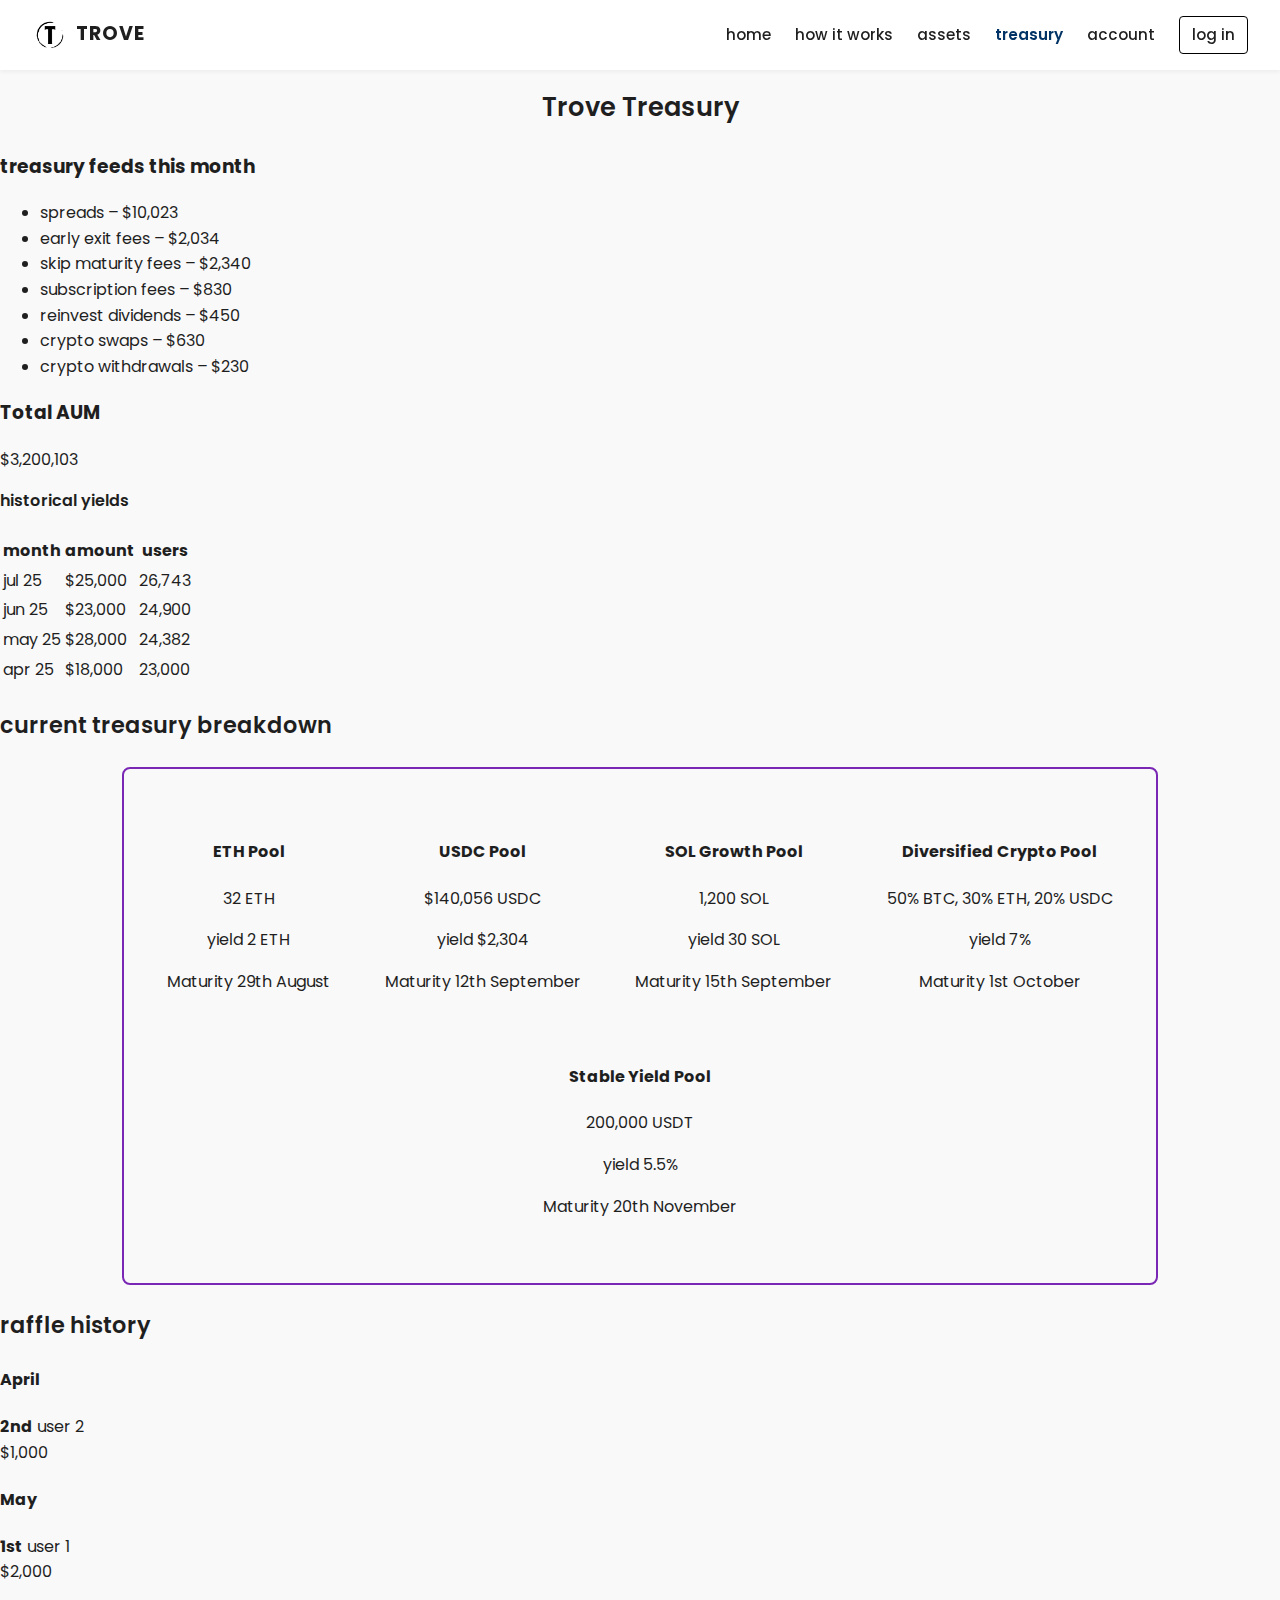
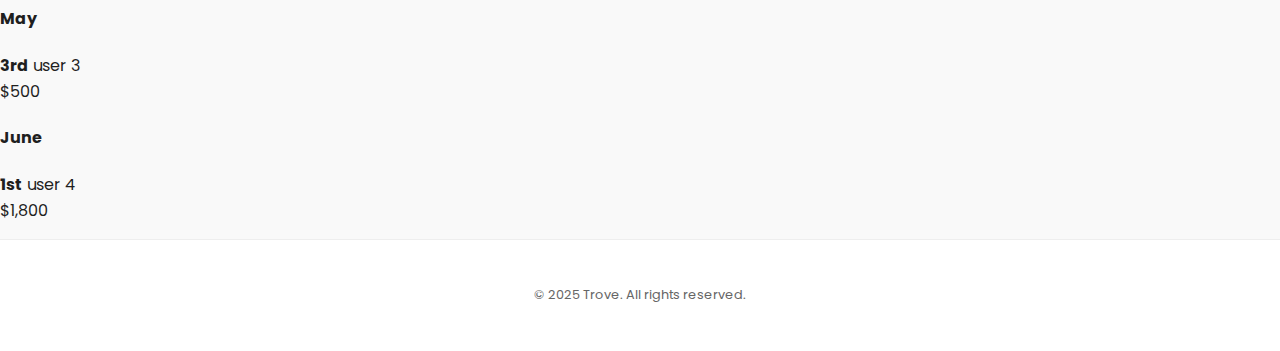
<file: treasury.html>
<!DOCTYPE html>
<html lang="en">
  <head>
    <meta charset="UTF-8" />
    <meta name="viewport" content="width=device-width, initial-scale=1.0" />
    <title>Trove Treasury – Trove</title>
    <!-- Google Fonts: Poppins -->
    <link href="https://fonts.googleapis.com/css2?family=Poppins:wght@400;600;700&display=swap" rel="stylesheet" />
    <link rel="stylesheet" href="style.css" />
  </head>
  <body>
    <!-- Header with navigation -->
    <header class="site-header">
      <a class="logo-container" href="index.html" aria-label="Trove home">
        <img src="logo512.png" alt="Trove logo" class="logo-img" />
        <span class="logo-text">TROVE</span>
      </a>
      <nav class="site-nav">
        <a href="index.html">home</a>
        <a href="how-it-works.html">how it works</a>
        <a href="assets.html">assets</a>
        <a href="treasury.html" class="active-nav">treasury</a>
        <a href="account.html" class="account-link">account</a>
        <a href="login.html" class="login-btn">log in</a>
      </nav>
    </header>

    <main>
      <section class="treasury-section">
        <h1 class="section-heading" style="text-align:center; text-transform:capitalize">trove treasury</h1>
        <!-- Top summary cards -->
        <div class="treasury-summary">
          <!-- Treasury feeds card -->
          <div class="treasury-card">
            <h3>treasury feeds this month</h3>
            <ul class="treasury-feeds-list">
              <li>spreads – $10,023</li>
              <li>early exit fees – $2,034</li>
              <li>skip maturity fees – $2,340</li>
              <li>subscription fees – $830</li>
              <li>reinvest dividends – $450</li>
              <li>crypto swaps – $630</li>
              <li>crypto withdrawals – $230</li>
            </ul>
          </div>
          <!-- AUM & history card -->
          <div class="treasury-card">
            <h3>Total AUM</h3>
            <div class="treasury-aum-value">$3,200,103</div>
            <h4 style="margin-top:1rem; font-size:1rem; font-weight:600;">historical yields</h4>
            <table class="treasury-history-table">
              <thead>
                <tr><th>month</th><th>amount</th><th>users</th></tr>
              </thead>
              <tbody>
                <tr><td>jul&nbsp;25</td><td>$25,000</td><td>26,743</td></tr>
                <tr><td>jun&nbsp;25</td><td>$23,000</td><td>24,900</td></tr>
                <tr><td>may&nbsp;25</td><td>$28,000</td><td>24,382</td></tr>
                <tr><td>apr&nbsp;25</td><td>$18,000</td><td>23,000</td></tr>
              </tbody>
            </table>
          </div>
        </div>
        <!-- Current treasury breakdown -->
        <div class="treasury-breakdown">
          <h3 class="section-heading" style="font-size:1.4rem;">current treasury breakdown</h3>
          <div class="pool-cards">
            <div class="pool-card">
              <h4>ETH Pool</h4>
              <p>32&nbsp;ETH</p>
              <p>yield 2&nbsp;ETH</p>
              <p>Maturity 29th August</p>
            </div>
            <div class="pool-card">
              <h4>USDC Pool</h4>
              <p>$140,056&nbsp;USDC</p>
              <p>yield $2,304</p>
              <p>Maturity 12th September</p>
            </div>
            <div class="pool-card">
              <h4>SOL Growth Pool</h4>
              <p>1,200&nbsp;SOL</p>
              <p>yield 30&nbsp;SOL</p>
              <p>Maturity 15th September</p>
            </div>
            <div class="pool-card">
              <h4>Diversified Crypto Pool</h4>
              <p>50% BTC, 30% ETH, 20% USDC</p>
              <p>yield 7%</p>
              <p>Maturity 1st October</p>
            </div>
            <div class="pool-card">
              <h4>Stable Yield Pool</h4>
              <p>200,000&nbsp;USDT</p>
              <p>yield 5.5%</p>
              <p>Maturity 20th November</p>
            </div>
          </div>
        </div>
        <!-- Raffle history section -->
        <div class="raffle-history">
          <h3 class="section-heading" style="font-size:1.4rem;">raffle history</h3>
          <div class="raffle-cards">
            <div class="raffle-card">
              <h4>April</h4>
              <p><strong>2nd</strong> user&nbsp;2<br />$1,000</p>
            </div>
            <div class="raffle-card" style="flex:1.5">
              <h4>May</h4>
              <p><strong>1st</strong> user&nbsp;1<br />$2,000</p>
            </div>
            <div class="raffle-card">
              <h4>May</h4>
              <p><strong>3rd</strong> user&nbsp;3<br />$500</p>
            </div>
            <div class="raffle-card">
              <h4>June</h4>
              <p><strong>1st</strong> user&nbsp;4<br />$1,800</p>
            </div>
          </div>
        </div>
      </section>
    </main>

    <!-- Portfolio sticky bar -->
    <div id="portfolioBar" class="portfolio-bar" style="display:none;"></div>

    <footer class="site-footer">
      <p>&copy; 2025 Trove. All rights reserved.</p>
    </footer>
    <script src="script.js"></script>
  </body>
</html>
</file>
<file: style.css>
/*
 * Global styling for the new Trove landing page and sign‑up flow.
 * The design focuses on crisp typography, high contrast between
 * black and white, and a vibrant purple accent inspired by the
 * provided wireframes. Sections are spaced generously for a
 * lightweight, approachable feel.
 */

/* Root variables for easy theme adjustments */
:root {
  --font-primary: 'Poppins', sans-serif;
  --color-background: #f9f9f9;
  --color-text: #1f1f1f;
  --color-primary: #003366; /* deep royal blue used for calls to action */
  --color-secondary: #7a27b5; /* rich purple accent for borders and highlights */
  --color-light: #ffffff;
  --color-dark: #000000;
  --color-grey: #666666;
  /* Additional status colours for positions progress and actions */
  --color-success: #28a745;
  --color-warning: #f5a623;
}

/* Styles for positions page categories row */
.positions-categories {
  margin-bottom: 1.5rem;
  font-weight: 500;
  font-size: 1rem;
  text-align: center;
  text-decoration: underline;
}
html,
body {
  margin: 0;
  padding: 0;
  font-family: var(--font-primary);
  background-color: var(--color-background);
  color: var(--color-text);
  line-height: 1.6;
  scroll-behavior: smooth;
}

a {
  text-decoration: none;
  color: inherit;
}

/* Header */
.site-header {
  display: flex;
  justify-content: space-between;
  align-items: center;
  padding: 1rem 2rem;
  background-color: var(--color-light);
  box-shadow: 0 2px 4px rgba(0, 0, 0, 0.05);
  position: sticky;
  top: 0;
  z-index: 100;
}

/*
 * Align the brand logo and wordmark together. The logo is an image
 * contained within a link back to the home page. We set a small gap
 * between the image and the text for balance.
 */
.logo-container {
  display: flex;
  align-items: center;
  gap: 0.5rem;
}

/* Size the logo image consistently across pages. The image has a
   transparent background and should scale proportionally. */
.logo-img {
  width: 36px;
  height: 36px;
  object-fit: contain;
  border-radius: 50%;
}

.logo-circle {
  width: 38px;
  height: 38px;
  border-radius: 50%;
  background-color: var(--color-dark);
  display: flex;
  align-items: center;
  justify-content: center;
  color: var(--color-light);
  font-weight: 600;
  font-size: 1.1rem;
}

.logo-text {
  font-weight: 700;
  letter-spacing: 0.05em;
  font-size: 1.2rem;
}

.site-nav {
  display: flex;
  align-items: center;
  gap: 1.5rem;
}

.site-nav a {
  font-size: 0.95rem;
  font-weight: 500;
  text-transform: lowercase;
  color: var(--color-text);
  transition: color 0.2s ease;
}

.site-nav a:hover {
  color: var(--color-primary);
}

/* Highlight the active navigation item */
.site-nav .active-nav {
  font-weight: 600;
  color: var(--color-primary);
}

.login-btn {
  padding: 0.35rem 0.75rem;
  border: 1px solid var(--color-dark);
  border-radius: 4px;
  font-weight: 500;
  text-transform: lowercase;
  transition: background-color 0.2s ease, color 0.2s ease;
}

.login-btn:hover {
  background-color: var(--color-dark);
  color: var(--color-light);
}

/* Hero */
.hero {
  padding: 4rem 2rem 3rem;
  text-align: left;
  max-width: 900px;
  margin: 0 auto;
}

.hero-title {
  font-size: 2.5rem;
  font-weight: 700;
  margin-bottom: 1rem;
  max-width: 600px;
}

.hero-subtitle {
  font-size: 1.1rem;
  font-weight: 400;
  color: var(--color-grey);
  max-width: 600px;
  margin-bottom: 2rem;
}

.primary-btn {
  display: inline-block;
  padding: 0.75rem 1.5rem;
  background-color: var(--color-primary);
  color: var(--color-light);
  border-radius: 4px;
  font-size: 0.95rem;
  font-weight: 600;
  transition: background-color 0.2s ease;
}

.primary-btn:hover {
  background-color: #00224e;
}

/* Section headings */
.section-heading {
  font-size: 1.6rem;
  font-weight: 600;
  margin-bottom: 1.5rem;
}

/* Treasury pool */
.treasury-pool {
  padding: 3rem 2rem;
  border-top: 1px solid #eee;
  border-bottom: 1px solid #eee;
}

/* Brief How section on home page */
.brief-how-section {
  padding: 3rem 2rem;
  border-top: 1px solid #000; /* horizontal separator above */
  border-bottom: 1px solid #eee;
  text-align: center;
  max-width: 1000px;
  margin: 0 auto;
}

.brief-how-title {
  font-size: 1.8rem;
  font-weight: 600;
  margin-bottom: 2rem;
}

.how-cards {
  display: flex;
  flex-wrap: wrap;
  gap: 2rem;
  justify-content: center;
}

.how-card {
  flex: 1 1 280px;
  max-width: 450px;
  border: 1px solid var(--color-secondary);
  border-radius: 8px;
  padding: 1.5rem;
  background-color: var(--color-light);
  text-align: left;
  box-shadow: 0 2px 4px rgba(0, 0, 0, 0.03);
}

.how-card h3 {
  font-size: 1.1rem;
  font-weight: 600;
  margin-bottom: 0.75rem;
  color: var(--color-primary);
}

.how-card p {
  font-size: 0.9rem;
  margin-bottom: 0.6rem;
  color: var(--color-text);
}

.learn-more-link {
  margin-top: 1rem;
  font-size: 0.9rem;
  text-align: center;
}

.learn-more-link a {
  color: var(--color-primary);
  font-weight: 500;
  text-decoration: none;
  transition: color 0.2s ease;
}

.learn-more-link a:hover {
  color: var(--color-secondary);
}

/* Login page styles */
.login-section {
  padding: 3rem 2rem;
  max-width: 400px;
  margin: 3rem auto;
  background-color: var(--color-light);
  border: 1px solid #eee;
  border-radius: 8px;
  box-shadow: 0 2px 4px rgba(0, 0, 0, 0.05);
  text-align: center;
}

.login-section h2 {
  margin-bottom: 1.5rem;
  font-size: 1.5rem;
}

.login-section input {
  width: 100%;
  padding: 0.75rem;
  margin-bottom: 1rem;
  border: 1px solid #ccc;
  border-radius: 4px;
  font-family: var(--font-primary);
  font-size: 0.95rem;
}

.error-message {
  color: red;
  font-size: 0.9rem;
}

.pool-cards {
  display: flex;
  justify-content: space-around;
  align-items: center;
  flex-wrap: wrap;
  max-width: 1000px;
  margin: 0 auto;
  border: 2px solid var(--color-secondary);
  border-radius: 8px;
  padding: 2rem 1rem;
}

.pool-card {
  text-align: center;
  margin: 1rem;
}

.circle {
  width: 120px;
  height: 120px;
  border-radius: 50%;
  display: flex;
  align-items: center;
  justify-content: center;
  font-size: 1.1rem;
  font-weight: 600;
}

.circle.black {
  background-color: var(--color-dark);
  color: var(--color-light);
}

.metric-label {
  margin-top: 0.5rem;
  font-size: 0.9rem;
  color: var(--color-grey);
}

/* Staking breakdown */
.staking-breakdown {
  padding: 3rem 2rem;
}

.stake-cards {
  display: flex;
  justify-content: space-between;
  gap: 1rem;
  flex-wrap: wrap;
}

.stake-card {
  flex: 1 1 260px;
  background-color: var(--color-light);
  border: 1px solid #ddd;
  border-radius: 8px;
  padding: 1.5rem;
  text-align: center;
  box-shadow: 0 2px 4px rgba(0, 0, 0, 0.03);
  transition: transform 0.2s ease;
}

.stake-card:hover {
  transform: translateY(-4px);
}

.stake-card img {
  width: 64px;
  height: 64px;
  margin-bottom: 0.75rem;
}

.stake-card h3 {
  font-size: 1.1rem;
  font-weight: 600;
  margin-bottom: 0.5rem;
}

.stake-card p {
  font-size: 0.85rem;
  margin: 0.15rem 0;
  color: var(--color-grey);
}

/* User rewards */
.user-rewards {
  padding: 3rem 2rem;
  border-top: 1px solid #eee;
}

.rewards-content {
  display: flex;
  flex-wrap: wrap;
  gap: 2rem;
  align-items: flex-start;
  max-width: 1000px;
  margin: 0 auto;
}

.rewards-text {
  flex: 1 1 300px;
}

.rewards-text h3 {
  margin: 1rem 0 0.25rem;
  font-size: 1rem;
  font-weight: 600;
  color: var(--color-primary);
}

.rewards-text p {
  margin: 0 0 0.75rem;
  font-size: 0.9rem;
  color: var(--color-text);
}

.rewards-actions {
  display: flex;
  gap: 1rem;
  margin-top: 1.5rem;
}

.secondary-btn {
  display: inline-block;
  padding: 0.6rem 1.2rem;
  background-color: var(--color-dark);
  color: var(--color-light);
  border-radius: 4px;
  font-size: 0.85rem;
  font-weight: 500;
  text-transform: lowercase;
  transition: background-color 0.2s ease;
}

.secondary-btn:hover {
  background-color: var(--color-primary);
}

.rewards-image {
  flex: 1 1 300px;
  text-align: center;
}

.rewards-image img {
  width: 100%;
  max-width: 420px;
  border-radius: 8px;
}

/* Contact */
.contact-section {
  padding: 3rem 2rem;
  text-align: center;
}

.contact-section p {
  font-size: 0.95rem;
  margin-bottom: 1rem;
}

.contact-section a {
  color: var(--color-primary);
  text-decoration: underline;
}

/* Footer */
.site-footer {
  padding: 2rem;
  text-align: center;
  font-size: 0.8rem;
  color: var(--color-grey);
  background-color: var(--color-light);
  border-top: 1px solid #eee;
}

/* =============================================================
   Additional styling for the detailed "How It Works" page
   ============================================================= */

/* Constrain the width of how‑it‑works sections and centre them */
.how-section {
  max-width: 960px;
  margin: 0 auto;
  padding: 2.5rem 1.25rem;
}

/* Tweak the hero title on the how page */
.hero-title {
  max-width: 960px;
  margin: 1rem auto 1.25rem;
  padding: 0 1.25rem;
  font-size: clamp(2rem, 4vw, 3rem);
  line-height: 1.15;
}

/* Limit the width of paragraphs and lists within how sections */
.how-section p,
.how-section ul {
  max-width: 820px;
  margin-left: auto;
  margin-right: auto;
}
.how-section .section-heading {
  margin-top: 1.5rem;
}

/* Treasury icons row */
.treasury-icons {
  display: flex;
  justify-content: center;
  gap: 2rem;
  margin: 1.5rem 0;
}
.treasury-icon {
  text-align: center;
  font-size: 0.85rem;
}
.treasury-icon img {
  width: 48px;
  height: 48px;
  margin-bottom: 0.5rem;
}

/* Distribution bar for showing percentage split */
.distribution-bar {
  display: flex;
  border-radius: 4px;
  overflow: hidden;
  margin-top: 1rem;
  box-shadow: inset 0 0 0 1px #ddd;
}
.distribution-members {
  background-color: var(--color-secondary);
  color: var(--color-light);
  text-align: center;
  padding: 0.5rem;
  font-size: 0.85rem;
  flex: 9;
}
.distribution-raffle {
  background-color: var(--color-primary);
  color: var(--color-light);
  text-align: center;
  padding: 0.5rem;
  font-size: 0.85rem;
  flex: 1;
}

/* Fun extras cards */
.fun-extras {
  display: flex;
  flex-wrap: wrap;
  gap: 1.5rem;
  justify-content: center;
  margin-top: 2rem;
}
.fun-item {
  flex: 1 1 260px;
  background-color: var(--color-light);
  border: 1px solid #ddd;
  border-radius: 8px;
  padding: 1.5rem;
  text-align: center;
  box-shadow: 0 2px 4px rgba(0, 0, 0, 0.03);
  transition: transform 0.2s ease;
}
.fun-item:hover {
  transform: translateY(-4px);
}
.fun-item img {
  width: 64px;
  height: 64px;
  margin-bottom: 0.75rem;
}
.fun-item h3 {
  font-size: 1rem;
  margin-bottom: 0.5rem;
  color: var(--color-primary);
}
.fun-item p {
  font-size: 0.85rem;
  margin: 0;
}

/* Community actions buttons */
.community-actions {
  display: flex;
  gap: 1rem;
  justify-content: center;
  margin-top: 1.5rem;
}

/* Call to action section on how page */
.call-to-action-section {
  text-align: center;
  padding-top: 2rem;
}

/* Responsive adjustments */
@media (max-width: 768px) {
  .pool-cards {
    flex-direction: column;
    align-items: center;
  }
  .stake-cards {
    flex-direction: column;
  }
  .rewards-content {
    flex-direction: column;
  }
  .site-nav {
    gap: 0.75rem;
  }
  .hero-title {
    font-size: 2rem;
  }
}

/* Styling for signup form pages */
.signup-wrapper {
  max-width: 600px;
  margin: 4rem auto;
  padding: 2rem;
  border: 2px solid var(--color-secondary);
  border-radius: 8px;
  background-color: var(--color-light);
  position: relative;
}

.signup-wrapper h2 {
  margin-top: 0;
  text-align: center;
  font-size: 1.4rem;
  font-weight: 600;
}

.signup-wrapper .form-group {
  margin-bottom: 1.2rem;
}

.signup-wrapper input,
.signup-wrapper select {
  width: 100%;
  padding: 0.6rem 0.8rem;
  border: 1px solid var(--color-secondary);
  border-radius: 4px;
  font-size: 0.9rem;
}

.signup-wrapper .action-buttons {
  display: flex;
  justify-content: flex-end;
  gap: 1rem;
  margin-top: 1rem;
}

.signup-wrapper .action-buttons button {
  padding: 0.6rem 1.2rem;
  border: none;
  border-radius: 4px;
  font-size: 0.9rem;
  cursor: pointer;
  font-weight: 500;
}

.signup-wrapper .action-buttons .next-btn {
  background-color: var(--color-primary);
  color: var(--color-light);
}

.signup-wrapper .action-buttons .back-btn {
  background-color: var(--color-dark);
  color: var(--color-light);
}

.signup-wrapper .action-buttons button:hover {
  opacity: 0.9;
}

.signup-wrapper .step {
  display: none;
}

.signup-wrapper .step.active {
  display: block;
}

.signup-wrapper .pet-options {
  display: grid;
  grid-template-columns: repeat(auto-fill, minmax(120px, 1fr));
  gap: 1rem;
}

.signup-wrapper .pet-card {
  border: 1px solid var(--color-secondary);
  border-radius: 6px;
  text-align: center;
  padding: 0.8rem 0.6rem;
  cursor: pointer;
  transition: background-color 0.2s ease;
}

.signup-wrapper .pet-card.selected {
  background-color: var(--color-secondary);
  color: var(--color-light);
}

.signup-wrapper .pet-card img {
  width: 50px;
  height: 50px;
  margin-bottom: 0.5rem;
}

/* Decorative treasure chest in signup flow */
.signup-wrapper .treasure-img {
  position: absolute;
  bottom: -60px;
  right: -20px;
  width: 120px;
  opacity: 0.8;
  pointer-events: none;
}

/* Position cards styling for portfolio page */
.position-card {
  display: flex;
  flex-direction: column;
  gap: 0.75rem;
  border: 1px solid #ddd;
  border-radius: 8px;
  padding: 1rem 1.25rem 1.5rem;
  margin-bottom: 2rem;
  background: var(--color-light);
  box-shadow: 0 2px 4px rgba(0, 0, 0, 0.05);
  font-size: 0.95rem;
}

.position-card .card-top {
  display: flex;
  justify-content: space-between;
  align-items: center;
  flex-wrap: wrap;
}

.position-card .asset-name {
  font-size: 1.4rem;
  font-weight: 600;
  margin: 0;
}

.position-card .return-24h {
  font-size: 1.2rem;
}

.position-card .progress-row {
  display: flex;
  align-items: center;
  gap: 0.5rem;
  margin-top: 0.5rem;
}

.progress-bar {
  flex-grow: 1;
  height: 3px;
  background: #eee;
  position: relative;
  border-radius: 2px;
}
.progress-bar::after {
  content: '';
  position: absolute;
  left: 0;
  top: 0;
  height: 100%;
  background: var(--color-primary);
  width: var(--progress-width, 0%);
  transition: width 0.3s ease;
}

.progress-circle {
  width: 18px;
  height: 18px;
  border-radius: 50%;
  background: #eee;
}
.progress-circle.current {
  background: var(--color-warning);
}
.progress-circle.complete {
  background: var(--color-success);
}

.progress-circle.start {
  background: #cc0000;
}

/* New layout for position cards with left (price/units/total) and right (progress) */
.position-card .card-main {
  display: flex;
  flex-wrap: wrap;
  gap: 1.5rem;
}

.position-card .card-left {
  flex: 1 1 30%;
  min-width: 160px;
  display: flex;
  flex-direction: column;
  gap: 0.25rem;
  font-size: 0.9rem;
}

.position-card .card-right {
  flex: 1 1 65%;
  min-width: 250px;
  display: flex;
  flex-direction: column;
  gap: 0.5rem;
}

/* Sticky portfolio bar shown when user is logged in */
.portfolio-bar {
  position: fixed;
  bottom: 0;
  left: 0;
  width: 100%;
  background: #fff;
  border-top: 2px solid var(--color-primary);
  display: flex;
  flex-wrap: wrap;
  justify-content: space-between;
  align-items: center;
  gap: 1rem;
  padding: 0.75rem 1.25rem;
  box-shadow: 0 -2px 4px rgba(0,0,0,0.05);
  z-index: 1000;
  font-size: 0.9rem;
}
.portfolio-bar .portfolio-section {
  flex: 1 1 auto;
  display: flex;
  flex-direction: column;
  gap: 0.25rem;
}
.portfolio-bar .portfolio-section:not(:first-child) {
  border-left: 1px solid var(--color-primary);
  padding-left: 1rem;
}
.portfolio-bar .portfolio-label {
  font-weight: 600;
  font-size: 1.4rem;
}
.portfolio-bar .portfolio-value {
  font-size: 1.5rem;
  font-weight: 600;
}
.portfolio-bar .portfolio-link {
  /* Style the portfolio link as a button centered in its section */
  display: inline-flex;
  justify-content: center;
  align-items: center;
  padding: 0.5rem 1rem;
  background-color: var(--color-primary);
  color: var(--color-light);
  border-radius: 24px;
  font-weight: 600;
  text-transform: lowercase;
  margin: 0 auto;
  min-width: 8rem;
}

/* Center the first section of the portfolio bar */
.portfolio-bar .portfolio-section:first-child {
  display: flex;
  justify-content: center;
  align-items: center;
  flex: 0 0 auto;
}

/* Account page styles */
.account-section {
  padding: 3rem 1rem;
  max-width: 1200px;
  margin: 0 auto;
}

.account-container {
  display: flex;
  flex-wrap: wrap;
  gap: 2rem;
}

.account-sidebar {
  flex: 1 1 220px;
  max-width: 260px;
  border: 2px solid var(--color-primary);
  border-radius: 8px;
  padding: 1rem;
  display: flex;
  flex-direction: column;
  align-items: center;
  gap: 1rem;
}

/* ------------------------------------------------------------------
 * Assets page custom styles
 *
 * The assets page uses a card‑based layout instead of a table. Each card
 * contains a small placeholder logo, a sell button (hidden if the user
 * doesn’t own any units), the asset name with price and yield (if any),
 * and a buy button. A search bar and category filter pills sit above
 * the list.
 */

.assets-section {
  padding: 3rem 2rem;
  max-width: 1000px;
  margin: 0 auto;
}

.assets-search-row {
  margin: 0 auto 1rem;
  max-width: 500px;
}

.asset-search {
  width: 100%;
  padding: 0.6rem 1rem;
  border: 1px solid #ccc;
  border-radius: 4px;
  font-size: 1rem;
  background-color: #fff;
}

.asset-categories {
  display: flex;
  flex-wrap: wrap;
  justify-content: center;
  gap: 0.75rem;
  margin-bottom: 1.5rem;
}

.category-btn {
  padding: 0.4rem 0.9rem;
  border: 1px solid var(--color-primary);
  border-radius: 20px;
  background-color: transparent;
  color: var(--color-primary);
  font-size: 0.85rem;
  text-transform: capitalize;
  cursor: pointer;
  transition: background-color 0.2s ease, color 0.2s ease;
}
.category-btn:hover {
  background-color: var(--color-primary);
  color: var(--color-light);
}
.category-btn.active {
  background-color: var(--color-primary);
  color: var(--color-light);
}

/*
 * Asset card styling: cards are displayed as a row with four columns – a placeholder
 * logo, a red sell button, a central information column and a green buy button.
 * The sell button is hidden when the user does not own the asset. Buttons fill
 * their cells and have rounded corners to give a pill‑like appearance.
 */
.asset-card {
  display: grid;
  grid-template-columns: 60px 90px 1fr 90px;
  align-items: center;
  gap: 0.5rem;
  border: 1px solid var(--color-secondary);
  background-color: #fff;
  border-radius: 8px;
  padding: 0.5rem 0.75rem;
  margin-bottom: 0.75rem;
  box-shadow: 0 1px 3px rgba(0, 0, 0, 0.05);
}

.asset-logo {
  width: 48px;
  height: 48px;
  border-radius: 4px;
  background-color: #eee;
  display: flex;
  align-items: center;
  justify-content: center;
  font-size: 0.75rem;
  color: #999;
}

.asset-info {
  display: flex;
  flex-direction: column;
  align-items: center;
  justify-content: center;
  text-align: center;
}

.asset-name {
  font-weight: 600;
  margin-bottom: 0.2rem;
  text-decoration: underline;
}

.asset-meta {
  font-size: 0.85rem;
  color: var(--color-grey);
}

.yield-icon {
  color: var(--color-success);
  font-weight: 600;
  margin-right: 0.15rem;
}

.asset-sell-btn,
.asset-buy-btn {
  display: inline-flex;
  align-items: center;
  justify-content: center;
  width: 100%;
  height: 42px;
  border: none;
  font-weight: 600;
  border-radius: 6px;
  cursor: pointer;
  font-size: 1rem;
  text-transform: lowercase;
  color: #fff;
}

.asset-sell-btn {
  background-color: #d90429;
}

.asset-buy-btn {
  background-color: #28a745;
}

/* Hide sell button when user has no holdings */
.asset-sell-btn.hidden {
  visibility: hidden;
}
.account-sidebar .profile-box {
  text-align: center;
}
.account-sidebar .profile-picture {
  width: 120px;
  height: 120px;
  border-radius: 50%;
  background: #f0f0f0;
  margin: 0 auto;
}
.account-sidebar .edit-picture-btn {
  margin-top: 0.5rem;
  font-size: 0.8rem;
  color: var(--color-primary);
  background: none;
  border: none;
  cursor: pointer;
  text-decoration: underline;
}
.sidebar-buttons {
  width: 100%;
  display: flex;
  flex-direction: column;
  gap: 0.75rem;
  margin-top: 1rem;
}
.account-side-btn {
  display: block;
  padding: 0.6rem 0.8rem;
  text-align: center;
  border: 2px solid var(--color-primary);
  border-radius: 6px;
  font-weight: 600;
  color: var(--color-primary);
  text-decoration: none;
  transition: background 0.2s ease, color 0.2s ease;
}
.account-side-btn:hover {
  background: var(--color-primary);
  color: #fff;
}

.account-main {
  flex: 1 1 600px;
  display: flex;
  flex-direction: column;
  gap: 2rem;
}

.account-chart-box {
  border: 2px solid var(--color-primary);
  border-radius: 8px;
  padding: 1rem 1.5rem;
  position: relative;
  min-height: 220px;
}
.account-chart-box .account-value {
  font-size: 2rem;
  font-weight: 700;
}
.account-chart-box .chart-range-select {
  position: absolute;
  top: 1rem;
  right: 1rem;
  font-size: 0.85rem;
  color: var(--color-primary);
}
.account-chart-box .chart-range-select span {
  cursor: pointer;
}
.account-chart-box .chart-range-select span.active {
  font-weight: 700;
  text-decoration: underline;
}
.chart-placeholder {
  width: 100%;
  height: 160px;
  margin-top: 1rem;
}

.account-stats {
  border: 2px solid var(--color-primary);
  border-radius: 8px;
  padding: 1rem 1.5rem;
  display: grid;
  grid-template-columns: repeat(auto-fit, minmax(200px, 1fr));
  gap: 1rem;
}
.stat-item {
  font-size: 1rem;
  font-weight: 600;
}
.total-item {
  grid-column: span 2;
  font-size: 1.2rem;
}

.account-actions {
  display: flex;
  gap: 1rem;
  flex-wrap: wrap;
}
.account-actions button {
  flex: 1 1 200px;
  padding: 0.75rem;
  font-size: 1rem;
  border: 2px solid var(--color-primary);
  border-radius: 6px;
  background: #fff;
  color: var(--color-primary);
  font-weight: 600;
  cursor: pointer;
  transition: background 0.2s ease, color 0.2s ease;
}
.account-actions button:hover {
  background: var(--color-primary);
  color: #fff;
}

.position-actions {
  display: flex;
  gap: 0.5rem;
  flex-wrap: wrap;
  margin-top: 0.5rem;
}
.position-actions button {
  padding: 0.5rem 0.75rem;
  font-size: 0.85rem;
  border: none;
  border-radius: 4px;
  cursor: pointer;
}
.position-actions button.sell {
  background-color: #666;
  color: var(--color-light);
}
.position-actions button.unstake {
  background-color: var(--color-secondary);
  color: var(--color-light);
}
.position-actions button.stake {
  background-color: var(--color-primary);
  color: var(--color-light);
}
.position-actions button.buy,
.position-actions button.buy-more {
  background-color: var(--color-success);
  color: var(--color-light);
}

/* ===== Assets Page Enhancements ===== */

/* Container for assets section on the assets page */
.assets-section {
  padding: 3rem 2rem;
  max-width: 1000px;
  margin: 0 auto;
}

/* Wrapper for the search bar */
.assets-search-row {
  margin: 0 auto 1rem;
  max-width: 500px;
}

/* Search input styling */
.asset-search {
  width: 100%;
  padding: 0.6rem 1rem;
  border: 1px solid #ccc;
  border-radius: 4px;
  font-size: 1rem;
  background-color: #fff;
  outline: none;
}

/* Category buttons row */
.asset-categories {
  display: flex;
  flex-wrap: wrap;
  justify-content: center;
  gap: 0.75rem;
  margin-bottom: 1.5rem;
}

/* Individual category buttons */
.category-btn {
  padding: 0.4rem 0.9rem;
  border: 1px solid var(--color-primary);
  border-radius: 20px;
  background-color: transparent;
  color: var(--color-primary);
  font-size: 0.85rem;
  text-transform: capitalize;
  cursor: pointer;
  transition: background-color 0.2s ease, color 0.2s ease;
}
.category-btn:hover {
  background-color: var(--color-primary);
  color: var(--color-light);
}
.category-btn.active {
  background-color: var(--color-primary);
  color: var(--color-light);
}

/* Card for each asset */
.asset-card {
  display: flex;
  align-items: center;
  border: 1px solid var(--color-secondary);
  background-color: #fff;
  border-radius: 8px;
  padding: 0.75rem 1rem;
  margin-bottom: 0.75rem;
  box-shadow: 0 1px 3px rgba(0, 0, 0, 0.05);
}

/* Placeholder logo box */
.asset-logo {
  width: 48px;
  height: 48px;
  border-radius: 4px;
  background-color: #eee;
  display: flex;
  align-items: center;
  justify-content: center;
  font-size: 0.7rem;
  color: #999;
  margin-right: 0.75rem;
}

/* Sell and buy buttons */
.asset-sell-btn,
.asset-buy-btn {
  border: none;
  padding: 0.5rem 0.9rem;
  font-weight: 600;
  border-radius: 4px;
  cursor: pointer;
  font-size: 0.9rem;
  text-transform: lowercase;
}
.asset-sell-btn {
  background-color: #d90429;
  color: #fff;
  margin-right: 0.75rem;
}
.asset-buy-btn {
  background-color: #28a745;
  color: #fff;
  margin-left: 0.75rem;
}

/* Hide sell button when user has no holdings */
.asset-sell-btn.hidden {
  visibility: hidden;
}

/* Asset information wrapper */
.asset-info {
  flex: 1 1 auto;
  text-align: center;
}
.asset-name {
  display: block;
  font-weight: 600;
  margin-bottom: 0.25rem;
}
.asset-meta {
  font-size: 0.85rem;
  color: var(--color-grey);
}
.yield-icon {
  color: var(--color-success);
  font-weight: 600;
  margin-right: 0.15rem;
}
</file>
